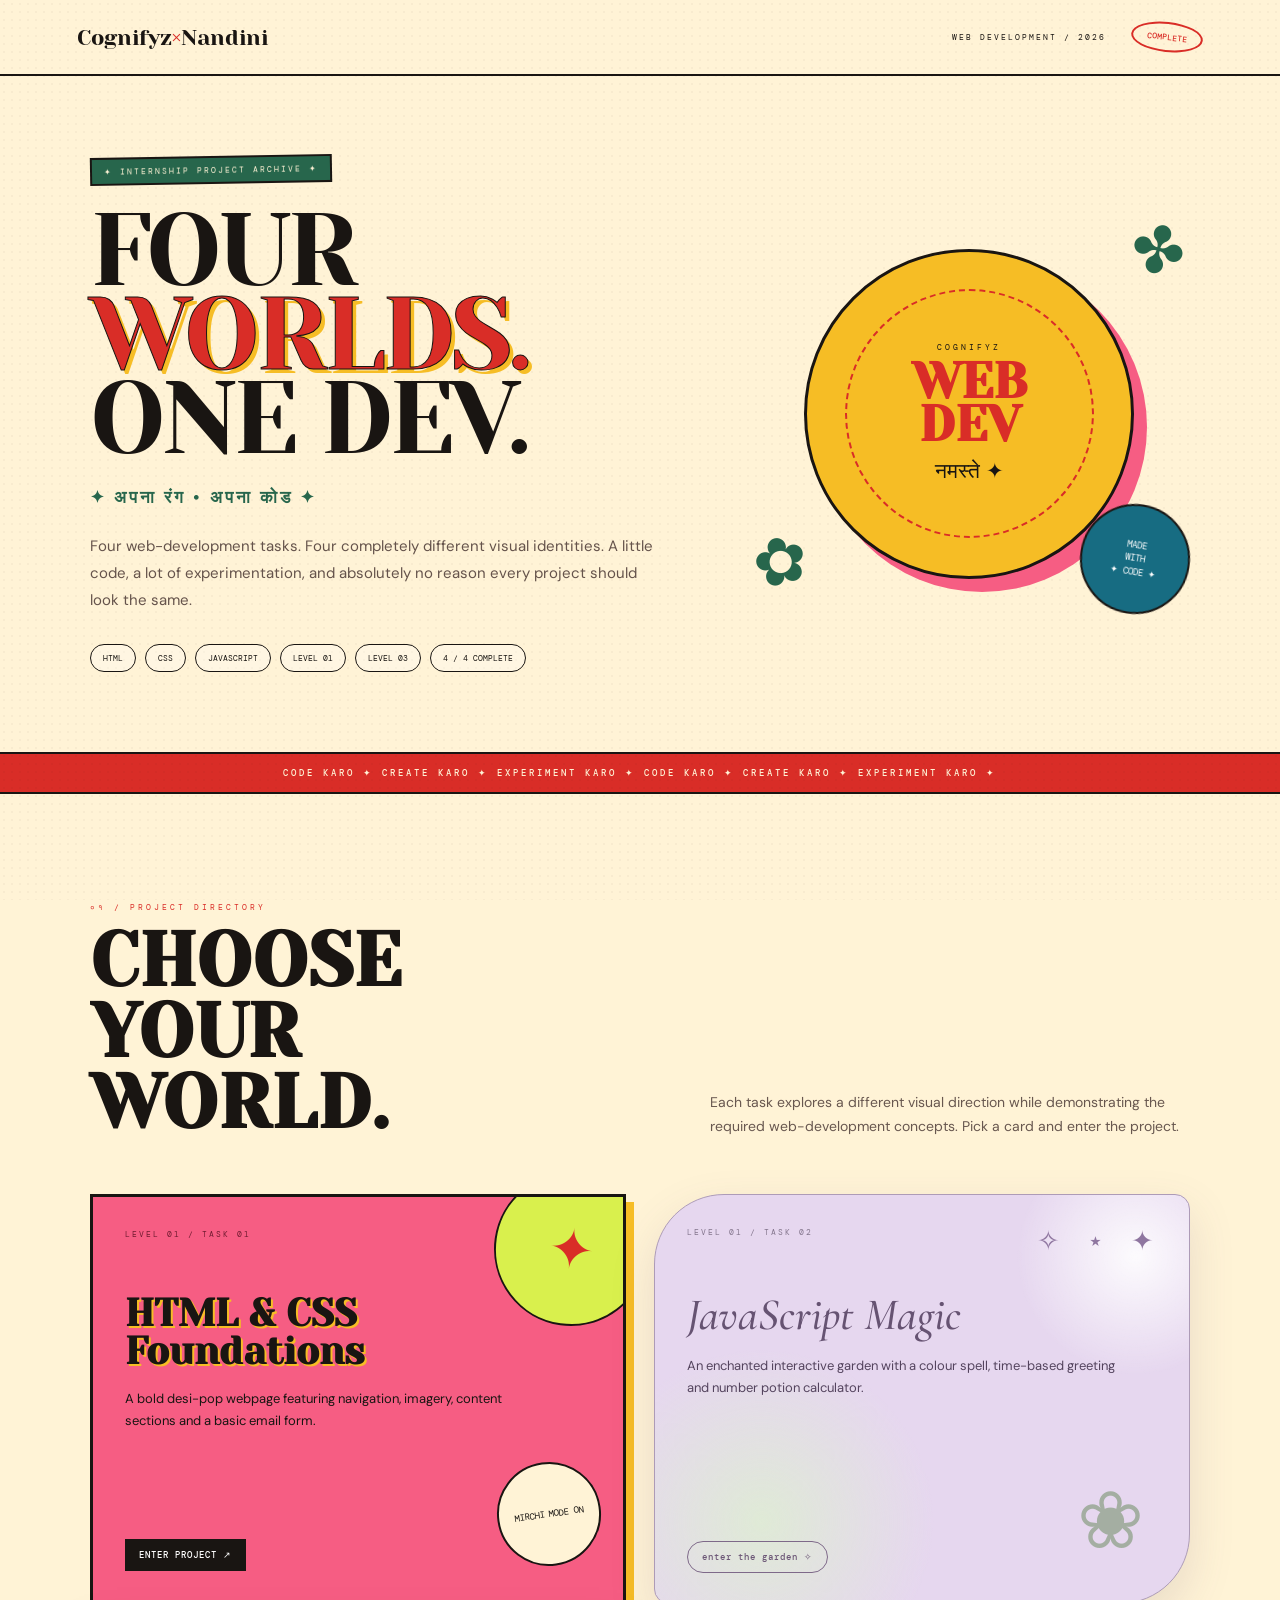
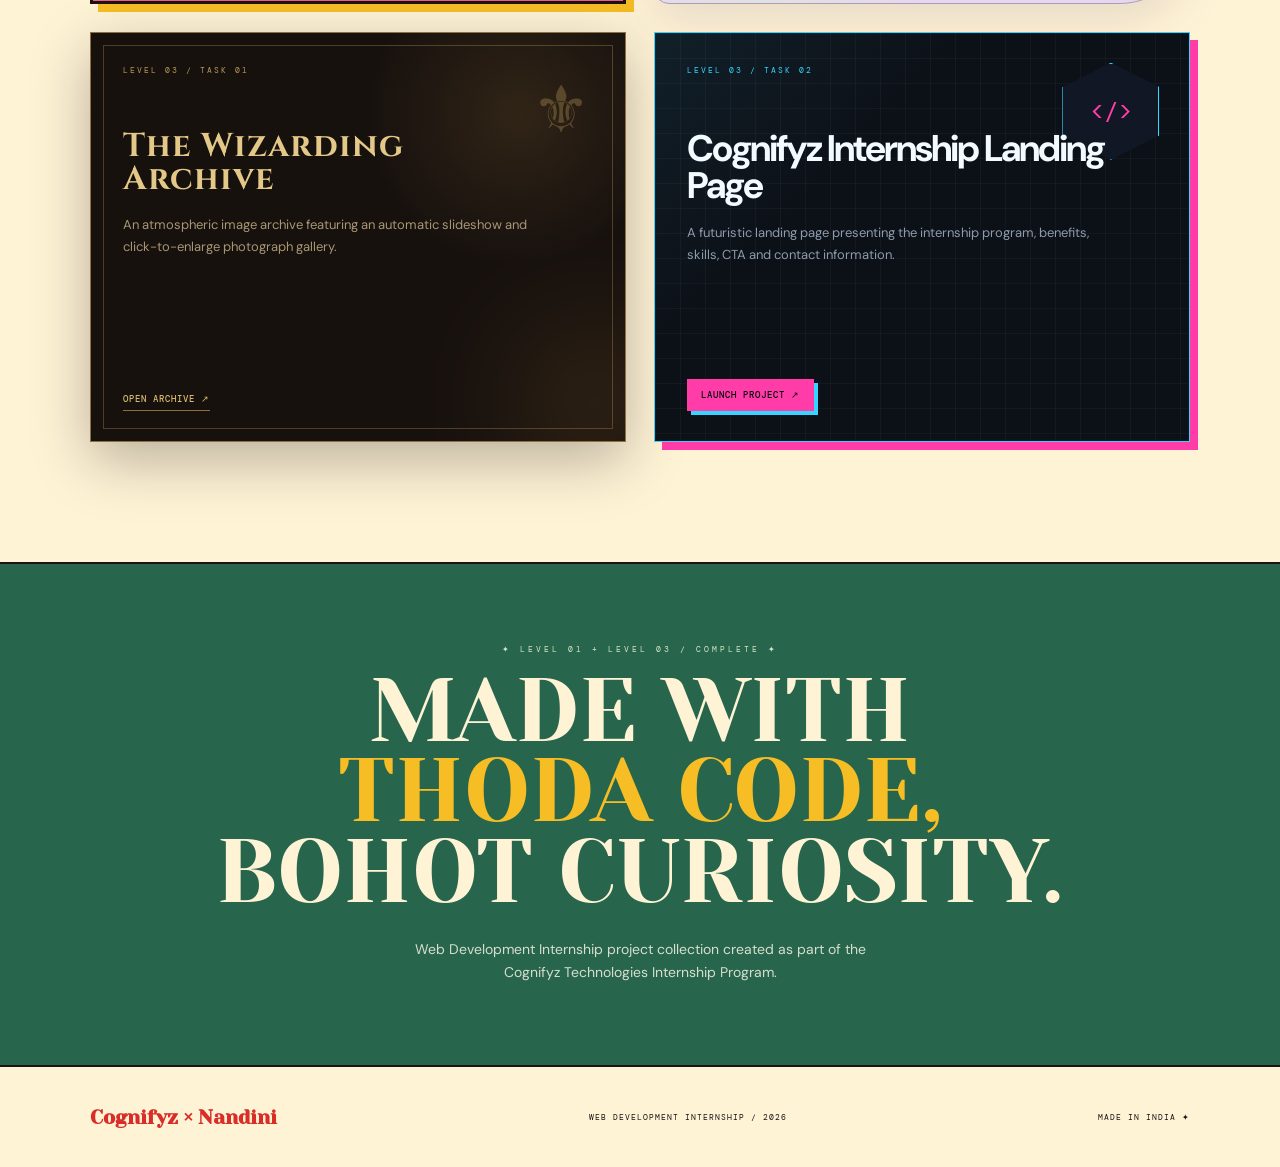
<file: index.html>
<!DOCTYPE html>
<html lang="en">
<head>
  <meta charset="UTF-8">
  <meta name="viewport" content="width=device-width, initial-scale=1.0">

  <title>Cognifyz Internship | Nandini Singh</title>

  <link rel="preconnect" href="https://fonts.googleapis.com">
  <link rel="preconnect" href="https://fonts.gstatic.com" crossorigin>

  <link href="https://fonts.googleapis.com/css2?family=DM+Mono:wght@400;500&family=DM+Sans:wght@400;500;600;700&family=Yeseva+One&family=Cormorant+Garamond:ital,wght@0,500;1,500&family=Cinzel:wght@500;600&display=swap" rel="stylesheet">

  <style>
    :root {
      --cream: #fff3d6;
      --red: #d92d27;
      --pink: #f65d83;
      --green: #27664c;
      --yellow: #f6bd25;
      --blue: #176c82;
      --brown: #42251c;
      --black: #191512;
    }

    * {
      margin: 0;
      padding: 0;
      box-sizing: border-box;
    }

    html {
      scroll-behavior: smooth;
    }

    body {
      background: var(--cream);
      color: var(--black);
      font-family: "DM Sans", sans-serif;
      overflow-x: hidden;
    }

    a {
      color: inherit;
    }

    body::before {
      content: "";
      position: fixed;
      inset: 0;
      pointer-events: none;
      opacity: .035;
      background-image: radial-gradient(var(--brown) 1px, transparent 1px);
      background-size: 8px 8px;
    }

    /* NAV */

    nav {
      min-height: 76px;
      padding: 0 6%;

      display: flex;
      align-items: center;
      justify-content: space-between;

      border-bottom: 2px solid var(--black);

      position: relative;
      z-index: 5;
    }

    .logo {
      font-family: "Yeseva One", serif;
      font-size: 22px;
    }

    .logo span {
      color: var(--red);
    }

    .nav-right {
      display: flex;
      align-items: center;
      gap: 25px;
    }

    .nav-right p {
      font-family: "DM Mono", monospace;
      font-size: 8px;
      letter-spacing: 2px;
    }

    .stamp {
      padding: 8px 14px;
      border: 2px solid var(--red);
      border-radius: 50%;
      color: var(--red);
      font-family: "DM Mono", monospace;
      font-size: 8px;
      font-weight: 500;
      transform: rotate(6deg);
    }

    /* HERO */

    header {
      min-height: 650px;
      padding: 80px 7%;

      display: grid;
      grid-template-columns: 1.15fr .85fr;
      align-items: center;

      gap: 60px;

      border-bottom: 2px solid var(--black);

      position: relative;
    }

    .small-label {
      display: inline-block;

      padding: 7px 12px;

      background: var(--green);
      color: var(--cream);

      border: 2px solid var(--black);

      font-family: "DM Mono", monospace;
      font-size: 8px;
      letter-spacing: 2px;

      transform: rotate(-1deg);
    }

    h1 {
      margin-top: 25px;

      font-family: "Yeseva One", serif;

      font-size: clamp(65px, 8vw, 120px);
      font-weight: 400;

      line-height: .82;
      letter-spacing: -4px;
    }

    h1 span {
      display: block;

      color: var(--red);

      -webkit-text-stroke: 1px var(--black);

      text-shadow: 4px 4px 0 var(--yellow);
    }

    .hindi {
      margin-top: 25px;

      color: var(--green);

      font-size: 17px;
      font-weight: 700;
      letter-spacing: 3px;
    }

    .intro {
      max-width: 570px;

      margin-top: 25px;

      color: #65534b;

      font-size: 15px;
      line-height: 1.8;
    }

    .hero-tags {
      margin-top: 30px;

      display: flex;
      flex-wrap: wrap;

      gap: 9px;
    }

    .hero-tags span {
      padding: 8px 12px;

      border: 1.5px solid var(--black);
      border-radius: 30px;

      font-family: "DM Mono", monospace;
      font-size: 8px;

      background: rgba(255,255,255,.3);
    }

    /* HERO ART */

    .hero-art {
      min-height: 470px;

      position: relative;

      display: flex;
      align-items: center;
      justify-content: center;
    }

    .sun {
      width: 330px;
      height: 330px;

      border-radius: 50%;

      background: var(--yellow);

      border: 3px solid var(--black);

      position: relative;

      display: flex;
      align-items: center;
      justify-content: center;

      box-shadow: 13px 13px 0 var(--pink);
    }

    .sun::before {
      content: "";

      position: absolute;

      width: 245px;
      height: 245px;

      border: 2px dashed var(--red);
      border-radius: 50%;

      animation: spin 25s linear infinite;
    }

    @keyframes spin {
      to {
        transform: rotate(360deg);
      }
    }

    .sun-text {
      text-align: center;
      position: relative;
      z-index: 2;
    }

    .sun-text small {
      display: block;

      font-family: "DM Mono", monospace;
      font-size: 8px;
      letter-spacing: 3px;
    }

    .sun-text strong {
      display: block;

      margin-top: 8px;

      font-family: "Yeseva One", serif;

      font-size: 50px;
      line-height: .85;

      color: var(--red);
    }

    .sun-text span {
      display: block;

      margin-top: 12px;

      font-size: 21px;
    }

    .flower {
      position: absolute;

      font-size: 65px;

      color: var(--green);
    }

    .f1 {
      left: 5px;
      bottom: 45px;
      transform: rotate(-15deg);
    }

    .f2 {
      right: 5px;
      top: 30px;
      transform: rotate(15deg);
    }

    .mini-sticker {
      position: absolute;

      right: 0;
      bottom: 35px;

      width: 110px;
      height: 110px;

      border-radius: 50%;

      background: var(--blue);
      color: white;

      border: 2px solid var(--black);

      display: flex;
      align-items: center;
      justify-content: center;

      text-align: center;

      font-family: "DM Mono", monospace;
      font-size: 9px;
      line-height: 1.5;

      transform: rotate(9deg);
    }

    /* STRIP */

    .strip {
      overflow: hidden;

      padding: 13px;

      background: var(--red);
      color: var(--cream);

      border-bottom: 2px solid var(--black);

      white-space: nowrap;

      text-align: center;

      font-family: "DM Mono", monospace;
      font-size: 9px;
      font-weight: 500;
      letter-spacing: 3px;
    }

    /* PROJECTS */

    main {
      padding: 100px 7% 120px;
    }

    .project-heading {
      display: grid;
      grid-template-columns: 1fr 1fr;

      gap: 40px;

      align-items: end;

      margin-bottom: 55px;
    }

    .project-heading small {
      font-family: "DM Mono", monospace;

      color: var(--red);

      font-size: 8px;
      letter-spacing: 3px;
    }

    .project-heading h2 {
      margin-top: 10px;

      font-family: "Yeseva One", serif;

      font-size: clamp(45px, 6vw, 75px);

      line-height: .95;
    }

    .project-heading p {
      max-width: 480px;

      justify-self: end;

      color: #68574f;

      line-height: 1.7;

      font-size: 14px;
    }

    .projects {
      display: grid;
      grid-template-columns: repeat(2, 1fr);

      gap: 28px;
    }

    .project {
      min-height: 410px;

      padding: 32px;

      position: relative;

      text-decoration: none;

      overflow: hidden;

      transition:
        transform .25s ease,
        box-shadow .25s ease;
    }

    .project:hover {
      transform: translateY(-7px);
    }

    .project-top {
      display: flex;
      justify-content: space-between;

      position: relative;
      z-index: 3;
    }

    .project-number {
      font-family: "DM Mono", monospace;

      font-size: 8px;

      letter-spacing: 2px;
    }

    .project h3 {
      max-width: 440px;

      margin-top: 55px;

      font-size: 38px;

      line-height: 1;

      position: relative;
      z-index: 3;
    }

    .project > p {
      max-width: 430px;

      margin-top: 18px;

      font-size: 13px;

      line-height: 1.7;

      position: relative;
      z-index: 3;
    }

    .open {
      position: absolute;

      left: 32px;
      bottom: 30px;

      font-family: "DM Mono", monospace;

      font-size: 9px;
      font-weight: 500;

      letter-spacing: 1px;

      z-index: 4;
    }

    /* ===============================
       LEVEL 1 TASK 1
       CHATPATTI BADDIE
    =============================== */

    .chatpatti {
      background: #f65d83;

      border: 3px solid #191512;

      box-shadow:
        8px 8px 0 #f6bd25;
    }

    .chatpatti::before {
      content: "✦";

      position: absolute;

      width: 150px;
      height: 150px;

      right: -25px;
      top: -25px;

      border-radius: 50%;

      background: #d9f04d;

      border: 2px solid #191512;

      display: grid;
      place-items: center;

      color: #d92d27;

      font-size: 55px;

      transform: rotate(8deg);
    }

    .chatpatti::after {
      content: "MIRCHI MODE ON";

      position: absolute;

      right: 22px;
      bottom: 35px;

      width: 100px;
      height: 100px;

      border-radius: 50%;

      background: #fff3d6;

      border: 2px solid #191512;

      display: grid;
      place-items: center;

      text-align: center;

      font-family: "DM Mono", monospace;

      font-size: 9px;

      transform: rotate(-8deg);
    }

    .chatpatti h3 {
      font-family: "Yeseva One", serif;

      color: #191512;

      text-shadow:
        2px 2px 0 #f6bd25;
    }

    .chatpatti .project-number {
      color: #711c31;
    }

    .chatpatti .open {
      background: #191512;
      color: white;

      padding: 10px 14px;
    }

    /* ===============================
       LEVEL 1 TASK 2
       FAIRYCORE
    =============================== */

    .fairy {
      background:
        radial-gradient(circle at 90% 15%, rgba(255,255,255,.9), transparent 20%),
        radial-gradient(circle at 20% 80%, #dfead6, transparent 32%),
        #e6d7ef;

      border: 1px solid #ad9bb7;

      border-radius:
        70px 15px 70px 15px;

      box-shadow:
        0 18px 45px rgba(104,80,116,.15);

      color: #54445e;
    }

    .fairy::before {
      content: "✧  ⋆  ✦";

      position: absolute;

      right: 25px;
      top: 28px;

      color: #8f76a0;

      font-size: 27px;

      letter-spacing: 10px;

      animation: twinkle 3s ease-in-out infinite;
    }

    .fairy::after {
      content: "❀";

      position: absolute;

      right: 45px;
      bottom: 30px;

      color: #819979;

      font-size: 80px;

      opacity: .65;
    }

    @keyframes twinkle {
      50% {
        opacity: .3;
        transform: translateY(-4px);
      }
    }

    .fairy h3 {
      font-family: "Cormorant Garamond", serif;

      font-size: 45px;

      font-weight: 500;
      font-style: italic;

      color: #665372;
    }

    .fairy .project-number {
      color: #83758c;
    }

    .fairy .open {
      border: 1px solid #7e6989;

      border-radius: 30px;

      padding: 9px 14px;

      color: #6c5776;
    }

    /* ===============================
       LEVEL 3 TASK 1
       WIZARDING / HARRY POTTER CORE
    =============================== */

    .wizard {
      background:
        radial-gradient(circle at 80% 20%, rgba(180,137,65,.16), transparent 28%),
        #17110e;

      border: 1px solid #8e7040;

      color: #ead8ae;

      box-shadow:
        0 18px 55px rgba(0,0,0,.28);
    }

    .wizard::before {
      content: "";

      position: absolute;

      inset: 12px;

      border: 1px solid rgba(186,148,83,.35);

      pointer-events: none;
    }

    .wizard::after {
      content: "⚜";

      position: absolute;

      right: 35px;
      top: 35px;

      color: #b89958;

      font-size: 65px;

      opacity: .35;
    }

    .wizard h3 {
      font-family: "Cinzel", serif;

      font-size: 33px;

      letter-spacing: 1px;

      color: #e3c887;
    }

    .wizard .project-number {
      color: #b89958;
    }

    .wizard > p {
      color: #a89673;
    }

    .wizard .open {
      color: #d6b96f;

      border-bottom: 1px solid #8e7040;

      padding-bottom: 5px;
    }

    .wizard .candle-glow {
      position: absolute;

      width: 160px;
      height: 160px;

      right: -50px;
      bottom: -40px;

      border-radius: 50%;

      background: #b98535;

      filter: blur(55px);

      opacity: .16;
    }

    /* ===============================
       LEVEL 3 TASK 2
       ANIME TECH CORE
    =============================== */

    .anime {
      background:
        linear-gradient(
          135deg,
          rgba(78,217,255,.08),
          transparent 35%
        ),
        #0c1017;

      border: 1px solid #35d5ff;

      color: #f2fbff;

      box-shadow:
        8px 8px 0 #ff3ca8;
    }

    .anime::before {
      content: "";

      position: absolute;
      inset: 0;

      background-image:
        linear-gradient(
          rgba(255,255,255,.035) 1px,
          transparent 1px
        ),
        linear-gradient(
          90deg,
          rgba(255,255,255,.035) 1px,
          transparent 1px
        );

      background-size: 25px 25px;
    }

    .anime::after {
      content: "</>";

      position: absolute;

      right: 30px;
      top: 30px;

      width: 95px;
      height: 95px;

      display: grid;
      place-items: center;

      border: 1px solid #35d5ff;

      color: #ff3ca8;

      font-family: "DM Mono", monospace;

      font-size: 24px;

      clip-path:
        polygon(
          50% 0,
          100% 25%,
          100% 75%,
          50% 100%,
          0 75%,
          0 25%
        );

      background: #111724;

      box-shadow:
        0 0 30px rgba(53,213,255,.15);
    }

    .anime h3 {
      font-family: "DM Sans", sans-serif;

      font-size: 37px;

      font-weight: 700;

      letter-spacing: -2px;
    }

    .anime .project-number {
      color: #35d5ff;
    }

    .anime > p {
      color: #8d9baa;
    }

    .anime .open {
      padding: 10px 14px;

      background: #ff3ca8;
      color: #07090d;

      box-shadow:
        4px 4px 0 #35d5ff;
    }

    /* ENDING */

    .ending {
      min-height: 430px;

      padding: 80px 7%;

      background: var(--green);
      color: var(--cream);

      border-top: 2px solid var(--black);
      border-bottom: 2px solid var(--black);

      display: flex;
      flex-direction: column;
      align-items: center;
      justify-content: center;

      text-align: center;
    }

    .ending p:first-child {
      font-family: "DM Mono", monospace;

      color: #d9e8c9;

      font-size: 8px;

      letter-spacing: 3px;
    }

    .ending h2 {
      max-width: 850px;

      margin-top: 17px;

      font-family: "Yeseva One", serif;

      font-size: clamp(48px, 7vw, 90px);

      font-weight: 400;

      line-height: .9;
    }

    .ending h2 span {
      color: var(--yellow);
    }

    .ending .quote {
      max-width: 500px;

      margin-top: 25px;

      color: #d7decf;

      font-size: 14px;

      line-height: 1.7;
    }

    /* FOOTER */

    footer {
      min-height: 100px;

      padding: 25px 7%;

      display: flex;
      align-items: center;
      justify-content: space-between;

      gap: 20px;
    }

    footer strong {
      font-family: "Yeseva One", serif;

      color: var(--red);

      font-size: 20px;
    }

    footer p {
      font-family: "DM Mono", monospace;

      font-size: 8px;

      letter-spacing: 1px;
    }

    /* RESPONSIVE */

    @media (max-width: 850px) {

      header {
        grid-template-columns: 1fr;
      }

      .hero-art {
        min-height: 450px;
      }

      .project-heading {
        grid-template-columns: 1fr;
      }

      .project-heading p {
        justify-self: start;
      }

      .projects {
        grid-template-columns: 1fr;
      }
    }

    @media (max-width: 520px) {

      .nav-right p {
        display: none;
      }

      header {
        padding: 70px 6%;
      }

      h1 {
        font-size: 64px;
        letter-spacing: -3px;
      }

      .sun {
        width: 280px;
        height: 280px;
      }

      .sun::before {
        width: 205px;
        height: 205px;
      }

      .sun-text strong {
        font-size: 42px;
      }

      .mini-sticker {
        width: 90px;
        height: 90px;
        right: -5px;
      }

      main {
        padding: 80px 6%;
      }

      .project {
        min-height: 430px;
      }

      footer {
        flex-direction: column;
        text-align: center;
      }
    }

  </style>
</head>

<body>

  <nav>

    <div class="logo">
      Cognifyz<span>×</span>Nandini
    </div>

    <div class="nav-right">

      <p>
        WEB DEVELOPMENT / 2026
      </p>

      <div class="stamp">
        COMPLETE
      </div>

    </div>

  </nav>


  <header>

    <div class="hero-copy">

      <span class="small-label">
        ✦ INTERNSHIP PROJECT ARCHIVE ✦
      </span>

      <h1>
        FOUR
        <span>WORLDS.</span>
        ONE DEV.
      </h1>

      <p class="hindi">
        ✦ अपना रंग • अपना कोड ✦
      </p>

      <p class="intro">
        Four web-development tasks. Four completely different
        visual identities. A little code, a lot of experimentation,
        and absolutely no reason every project should look the same.
      </p>

      <div class="hero-tags">
        <span>HTML</span>
        <span>CSS</span>
        <span>JAVASCRIPT</span>
        <span>LEVEL 01</span>
        <span>LEVEL 03</span>
        <span>4 / 4 COMPLETE</span>
      </div>

    </div>


    <div class="hero-art">

      <span class="flower f1">✿</span>
      <span class="flower f2">✤</span>

      <div class="sun">

        <div class="sun-text">

          <small>COGNIFYZ</small>

          <strong>
            WEB<br>DEV
          </strong>

          <span>नमस्ते ✦</span>

        </div>

      </div>

      <div class="mini-sticker">
        MADE<br>
        WITH<br>
        ✦ CODE ✦
      </div>

    </div>

  </header>


  <div class="strip">
    CODE KARO ✦ CREATE KARO ✦ EXPERIMENT KARO ✦
    CODE KARO ✦ CREATE KARO ✦ EXPERIMENT KARO ✦
  </div>


  <main>

    <div class="project-heading">

      <div>

        <small>
          ०१ / PROJECT DIRECTORY
        </small>

        <h2>
          CHOOSE YOUR<br>
          WORLD.
        </h2>

      </div>

      <p>
        Each task explores a different visual direction while
        demonstrating the required web-development concepts.
        Pick a card and enter the project.
      </p>

    </div>


    <div class="projects">


      <!-- LEVEL 1 TASK 1 -->

      <a
        class="project chatpatti"
        href="Level_1/Task_1/index.html"
      >

        <div class="project-top">

          <span class="project-number">
            LEVEL 01 / TASK 01
          </span>

        </div>

        <h3>
          HTML & CSS
          Foundations
        </h3>

        <p>
          A bold desi-pop webpage featuring navigation,
          imagery, content sections and a basic email form.
        </p>

        <span class="open">
          ENTER PROJECT ↗
        </span>

      </a>


      <!-- LEVEL 1 TASK 2 -->

      <a
        class="project fairy"
        href="Level_1/Task_2/index.html"
      >

        <div class="project-top">

          <span class="project-number">
            LEVEL 01 / TASK 02
          </span>

        </div>

        <h3>
          JavaScript
          Magic
        </h3>

        <p>
          An enchanted interactive garden with a colour spell,
          time-based greeting and number potion calculator.
        </p>

        <span class="open">
          enter the garden ✧
        </span>

      </a>


      <!-- LEVEL 3 TASK 1 -->

      <a
        class="project wizard"
        href="Level_3/Task_1/index.html"
      >

        <div class="candle-glow"></div>

        <div class="project-top">

          <span class="project-number">
            LEVEL 03 / TASK 01
          </span>

        </div>

        <h3>
          The Wizarding
          Archive
        </h3>

        <p>
          An atmospheric image archive featuring an automatic
          slideshow and click-to-enlarge photograph gallery.
        </p>

        <span class="open">
          OPEN ARCHIVE ↗
        </span>

      </a>


      <!-- LEVEL 3 TASK 2 -->

      <a
        class="project anime"
        href="Level_3/Task_2/index.html"
      >

        <div class="project-top">

          <span class="project-number">
            LEVEL 03 / TASK 02
          </span>

        </div>

        <h3>
          Cognifyz Internship
          Landing Page
        </h3>

        <p>
          A futuristic landing page presenting the internship
          program, benefits, skills, CTA and contact information.
        </p>

        <span class="open">
          LAUNCH PROJECT ↗
        </span>

      </a>

    </div>

  </main>


  <section class="ending">

    <p>
      ✦ LEVEL 01 + LEVEL 03 / COMPLETE ✦
    </p>

    <h2>
      MADE WITH
      <span>THODA CODE,</span>
      BOHOT CURIOSITY.
    </h2>

    <p class="quote">
      Web Development Internship project collection created
      as part of the Cognifyz Technologies Internship Program.
    </p>

  </section>


  <footer>

    <strong>
      Cognifyz × Nandini
    </strong>

    <p>
      WEB DEVELOPMENT INTERNSHIP / 2026
    </p>

    <p>
      MADE IN INDIA ✦
    </p>

  </footer>

</body>
</html>
</file>
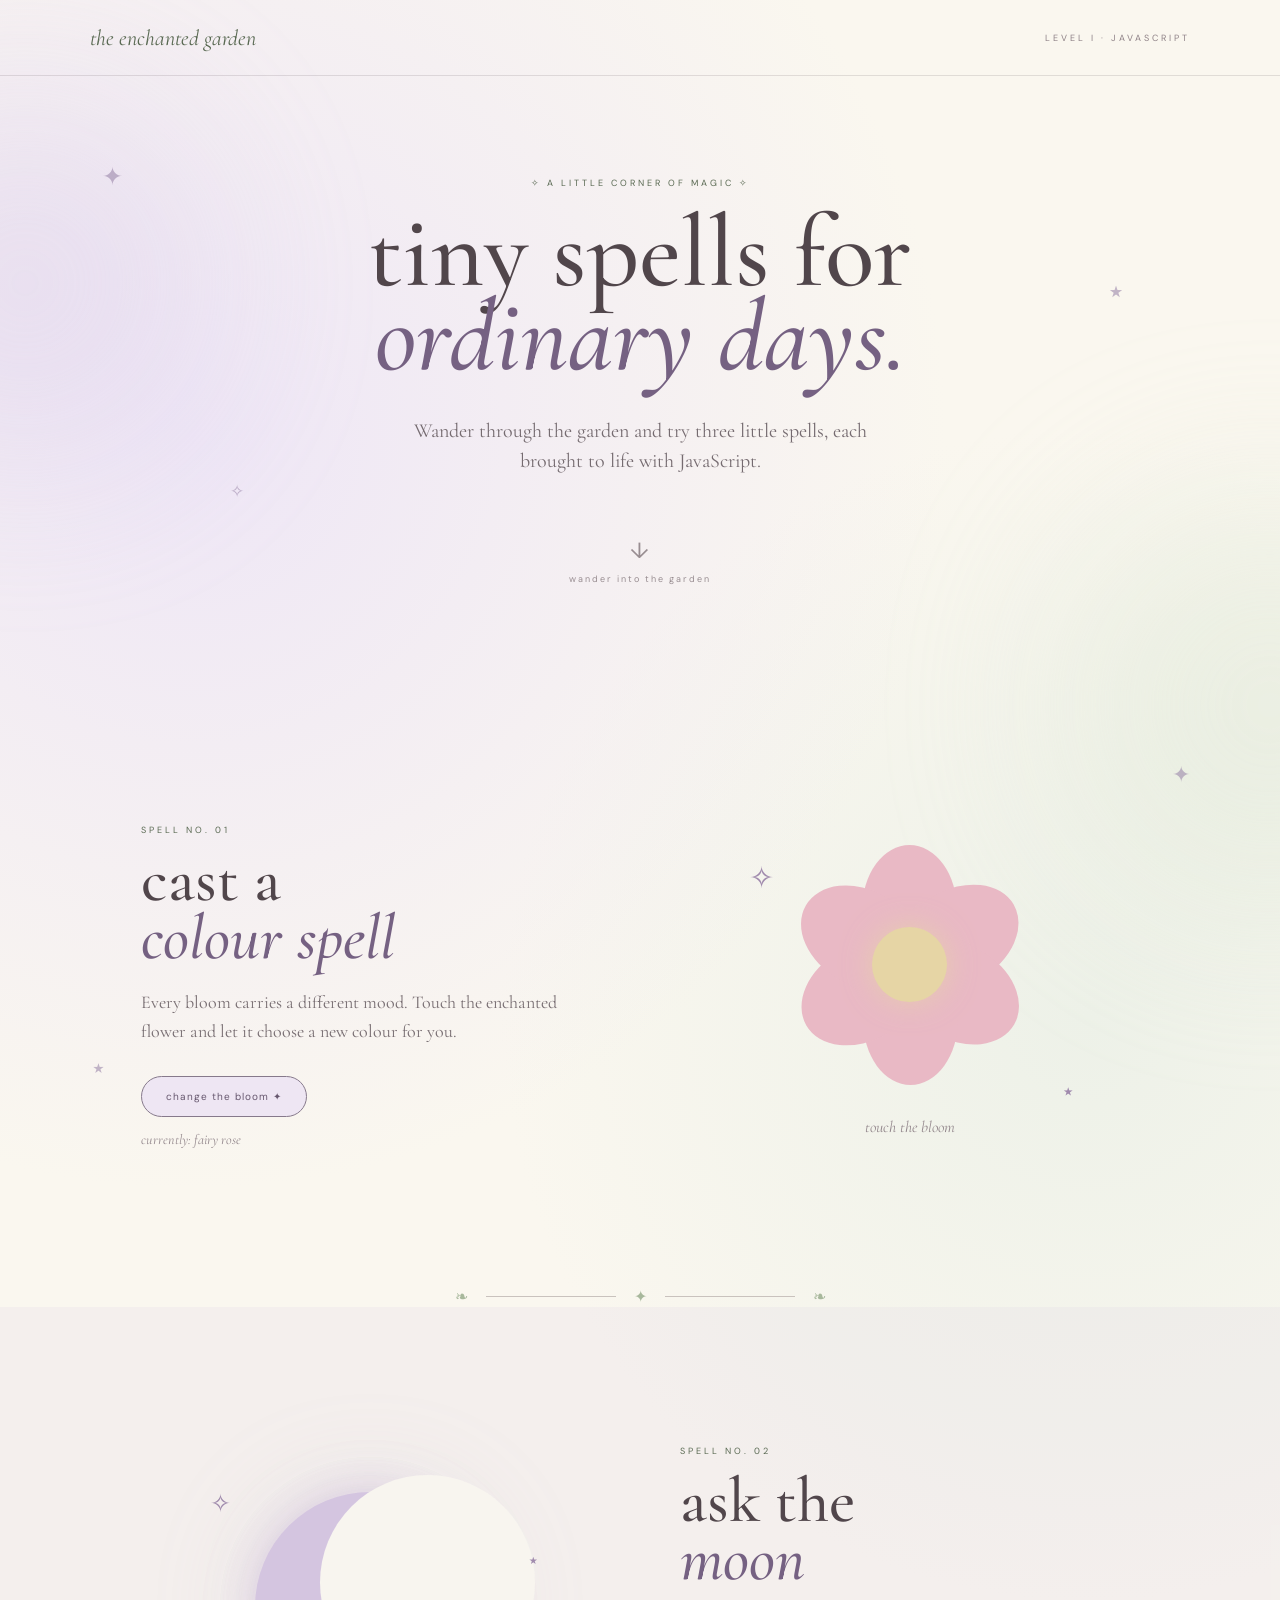
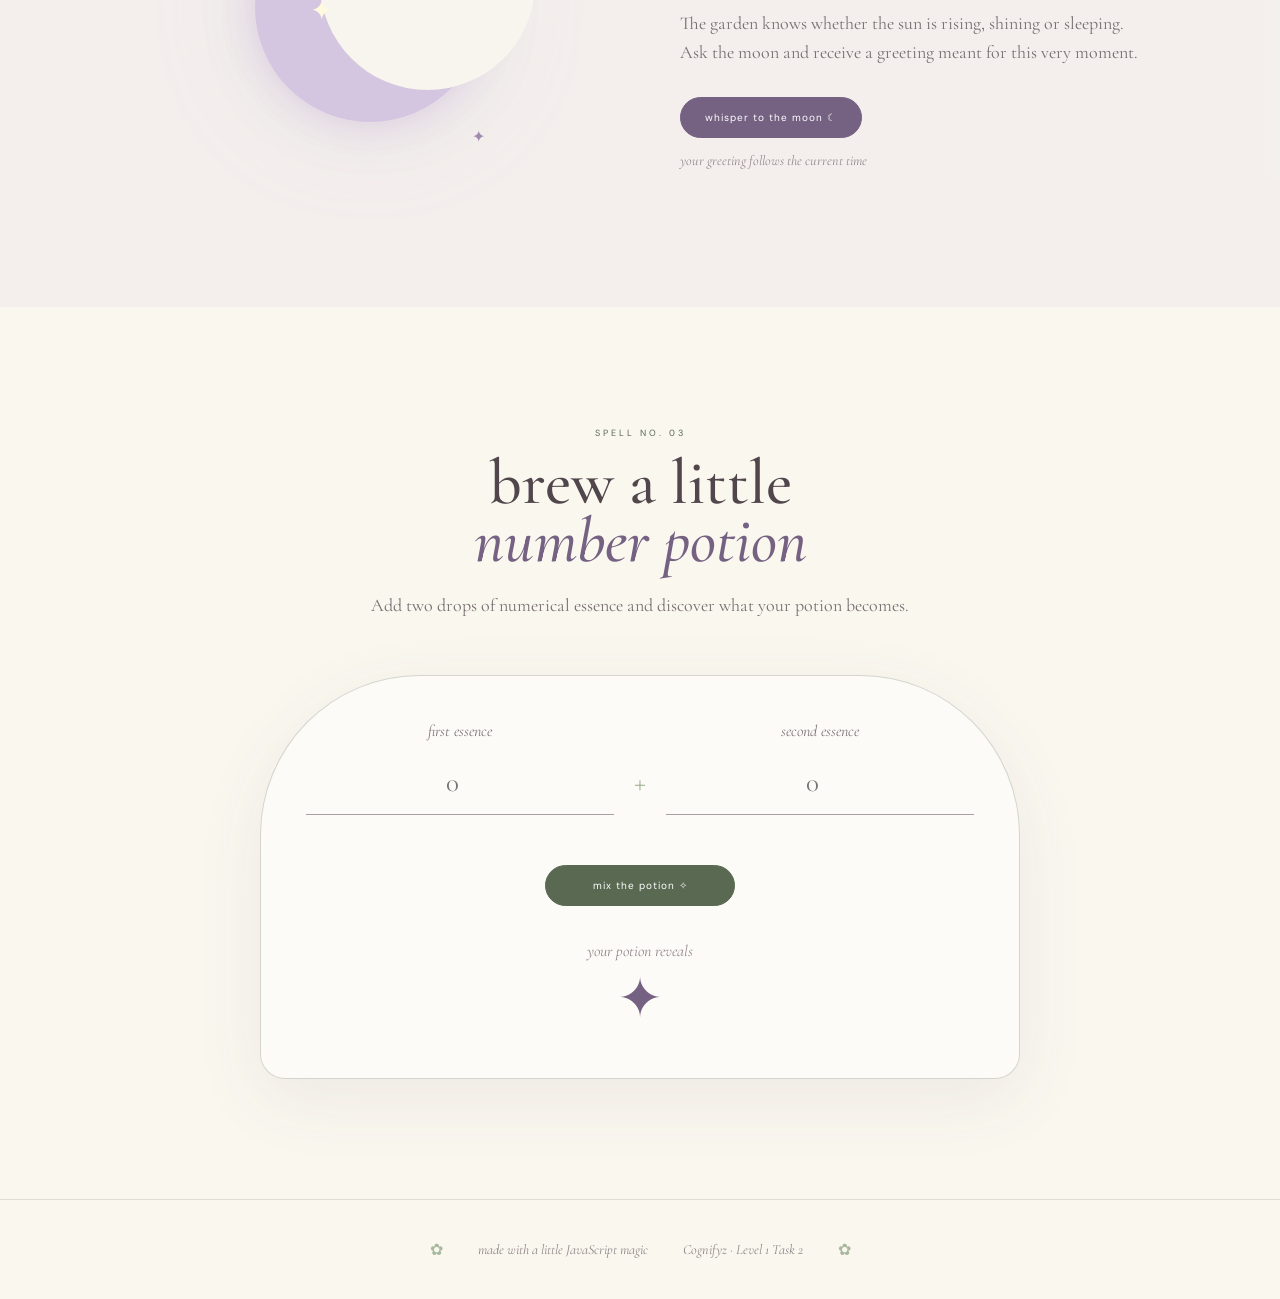
<file: Level_1/Task_2/index.html>
<!DOCTYPE html>
<html lang="en">
<head>
  <meta charset="UTF-8">
  <meta name="viewport" content="width=device-width, initial-scale=1.0">
  <title>Enchanted Garden | JavaScript</title>

  <link rel="preconnect" href="https://fonts.googleapis.com">
  <link rel="preconnect" href="https://fonts.gstatic.com" crossorigin>
  <link href="https://fonts.googleapis.com/css2?family=Cormorant+Garamond:ital,wght@0,500;0,600;1,500&family=DM+Sans:wght@400;500;600&display=swap" rel="stylesheet">

  <link rel="stylesheet" href="style.css">
</head>

<body>

  <!-- decorative background -->
  <div class="glow glow-one"></div>
  <div class="glow glow-two"></div>

  <span class="sparkle s1">✦</span>
  <span class="sparkle s2">⋆</span>
  <span class="sparkle s3">✧</span>
  <span class="sparkle s4">✦</span>
  <span class="sparkle s5">⋆</span>

  <header>
    <a class="brand" href="#">the enchanted garden</a>
    <span class="task">LEVEL I · JAVASCRIPT</span>
  </header>


  <main>

    <!-- HERO -->
    <section class="hero">

      <p class="tiny-title">✧ A LITTLE CORNER OF MAGIC ✧</p>

      <h1>
        tiny spells for
        <em>ordinary days.</em>
      </h1>

      <p class="intro">
        Wander through the garden and try three little spells,
        each brought to life with JavaScript.
      </p>

      <div class="scroll-note">
        <span>↓</span>
        wander into the garden
      </div>

    </section>


    <!-- SPELL 1 -->
    <section class="spell colour-spell">

      <div class="spell-copy">

        <p class="spell-number">spell no. 01</p>

        <h2>
          cast a
          <em>colour spell</em>
        </h2>

        <p>
          Every bloom carries a different mood.
          Touch the enchanted flower and let it choose
          a new colour for you.
        </p>

        <button id="colourButton" class="soft-button">
          change the bloom ✦
        </button>

        <p id="colourName" class="mood">
          currently: fairy rose
        </p>

      </div>


      <div class="flower-area">

        <span class="little-star star-a">✧</span>
        <span class="little-star star-b">⋆</span>

        <button
          id="flower"
          class="flower"
          aria-label="Change flower colour"
        >
          <span class="petal p1"></span>
          <span class="petal p2"></span>
          <span class="petal p3"></span>
          <span class="petal p4"></span>
          <span class="petal p5"></span>
          <span class="petal p6"></span>
          <span class="flower-center"></span>
        </button>

        <p>touch the bloom</p>

      </div>

    </section>


    <!-- DIVIDER -->
    <div class="vine-divider">
      <span>❧</span>
      <div></div>
      <span>✦</span>
      <div></div>
      <span>❧</span>
    </div>


    <!-- SPELL 2 -->
    <section class="spell moon-spell">

      <div class="moon-area">

        <div class="moon">
          <div class="moon-cut"></div>
          <span>✦</span>
        </div>

        <span class="moon-star ms1">✧</span>
        <span class="moon-star ms2">⋆</span>
        <span class="moon-star ms3">✦</span>

      </div>


      <div class="spell-copy moon-copy">

        <p class="spell-number">spell no. 02</p>

        <h2>
          ask the
          <em>moon</em>
        </h2>

        <p>
          The garden knows whether the sun is rising,
          shining or sleeping. Ask the moon and receive
          a greeting meant for this very moment.
        </p>

        <button id="greetingButton" class="moon-button">
          whisper to the moon ☾
        </button>

        <p class="whisper">
          your greeting follows the current time
        </p>

      </div>

    </section>


    <!-- SPELL 3 -->
    <section class="potion-section">

      <div class="potion-heading">

        <p class="spell-number">spell no. 03</p>

        <h2>
          brew a little
          <em>number potion</em>
        </h2>

        <p>
          Add two drops of numerical essence and
          discover what your potion becomes.
        </p>

      </div>


      <div class="potion-table">

        <div class="ingredient">

          <label for="numberOne">
            first essence
          </label>

          <input
            id="numberOne"
            type="number"
            placeholder="0"
          >

        </div>

        <span class="plus">+</span>

        <div class="ingredient">

          <label for="numberTwo">
            second essence
          </label>

          <input
            id="numberTwo"
            type="number"
            placeholder="0"
          >

        </div>

        <button id="calculateButton" class="mix-button">
          mix the potion ✧
        </button>


        <div class="potion-result">

          <span>your potion reveals</span>

          <strong id="result">✦</strong>

        </div>

      </div>

    </section>

  </main>


  <footer>
    <span>✿</span>
    <p>made with a little JavaScript magic</p>
    <p>Cognifyz · Level 1 Task 2</p>
    <span>✿</span>
  </footer>


  <script src="script.js"></script>

</body>
</html>
</file>
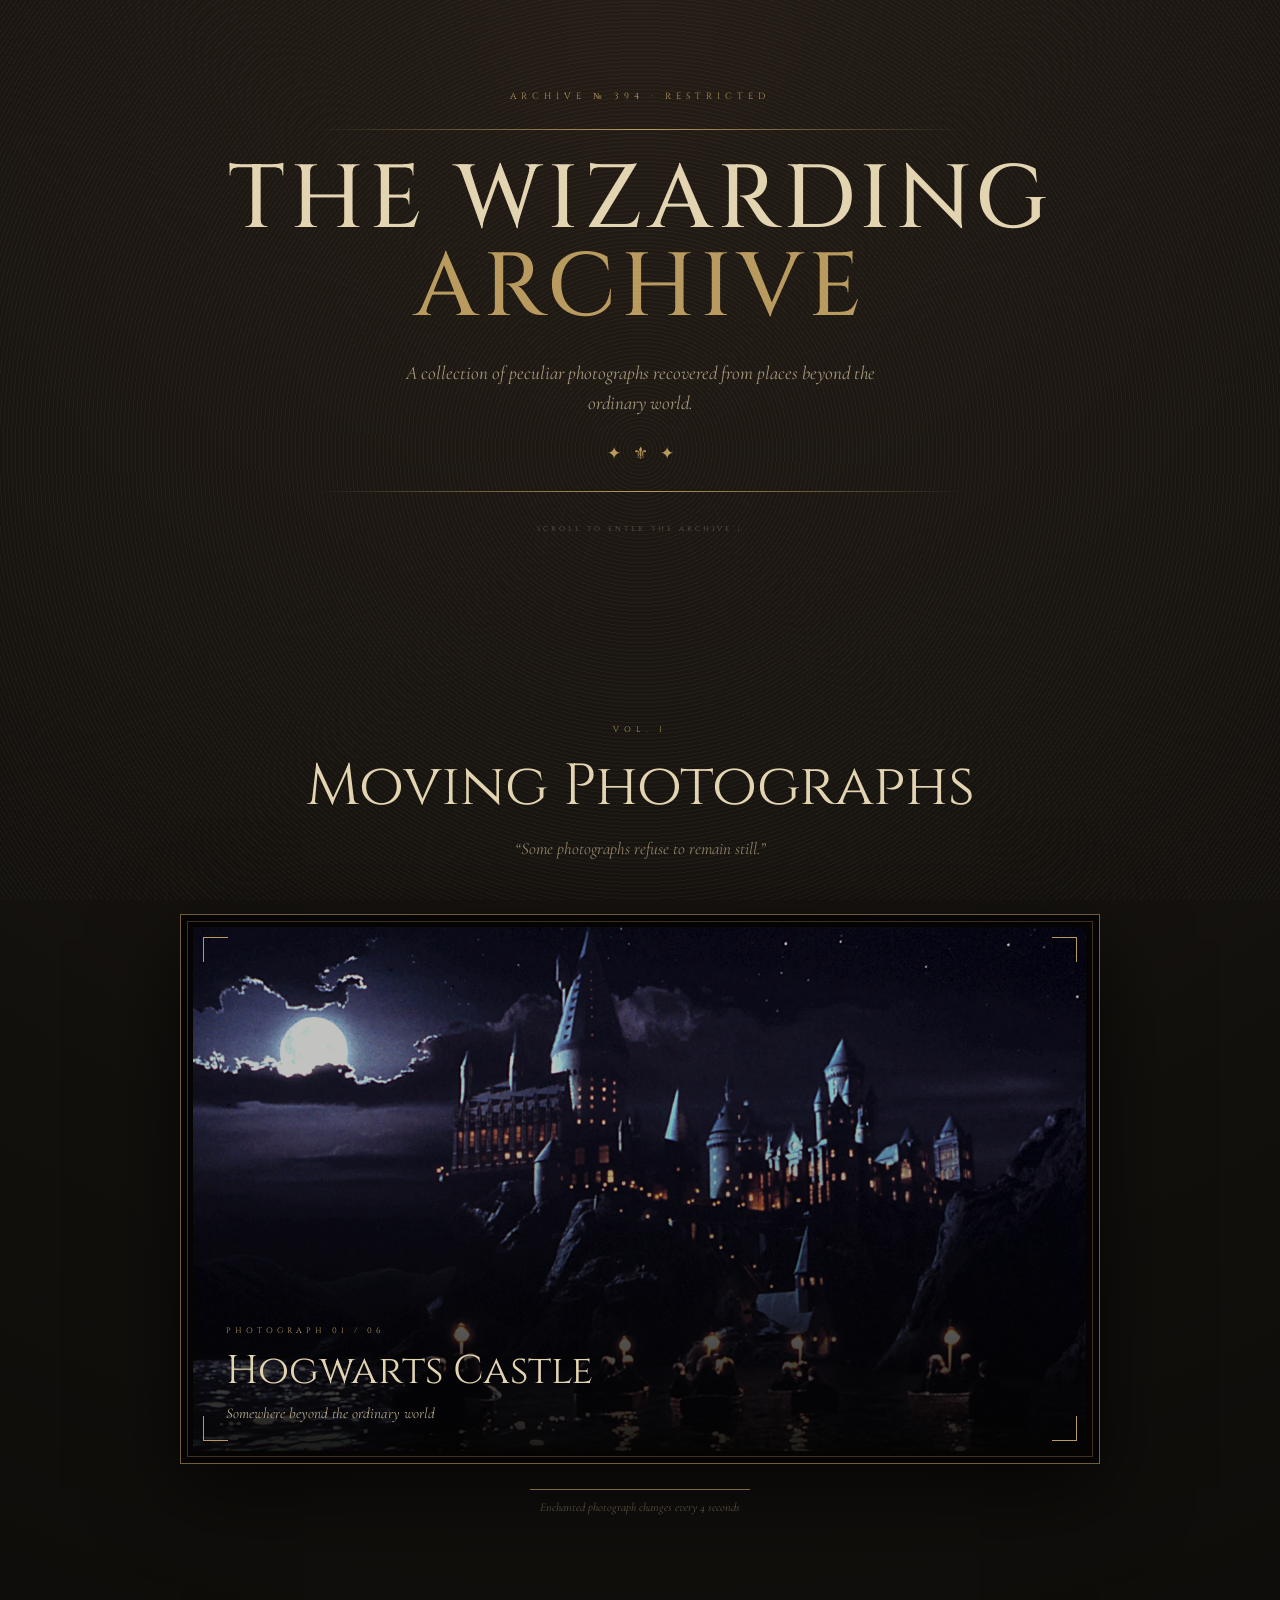
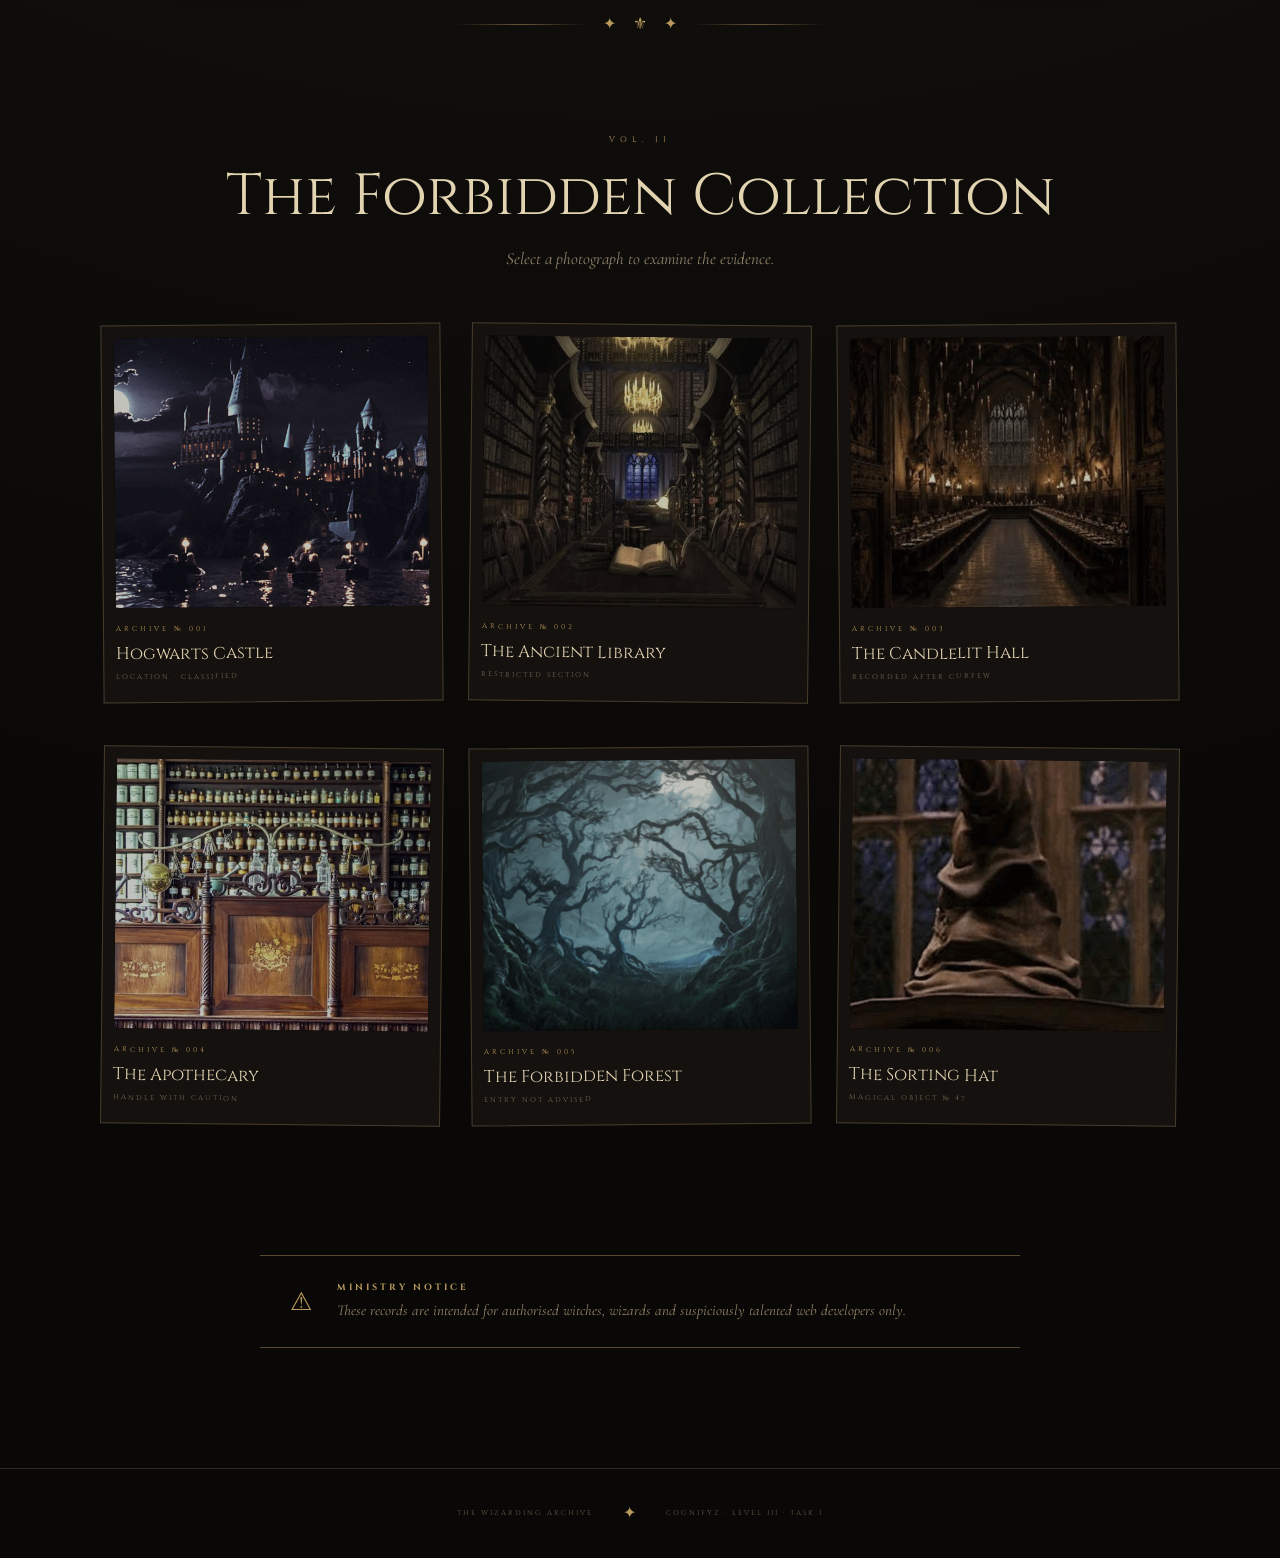
<file: Level_3/Task_1/index.html>
<!DOCTYPE html>
<html lang="en">

<head>
    <meta charset="UTF-8">
    <meta name="viewport" content="width=device-width, initial-scale=1.0">

    <title>The Wizarding Archive</title>

    <link rel="preconnect" href="https://fonts.googleapis.com">
    <link rel="preconnect" href="https://fonts.gstatic.com" crossorigin>

    <link
        href="https://fonts.googleapis.com/css2?family=Cinzel:wght@400;500;600;700&family=Cormorant+Garamond:ital,wght@0,400;0,500;1,400;1,500&display=swap"
        rel="stylesheet"
    >

    <link rel="stylesheet" href="./style.css">
</head>

<body>

    <!-- =========================
         HERO
    ========================== -->

    <header class="hero">

        <p class="archive-code">
            ARCHIVE № 394 · RESTRICTED
        </p>

        <div class="hero-line"></div>

        <h1>
            THE WIZARDING
            <span>ARCHIVE</span>
        </h1>

        <p class="hero-description">
            A collection of peculiar photographs recovered
            from places beyond the ordinary world.
        </p>

        <div class="ornament">
            ✦ &nbsp; ⚜ &nbsp; ✦
        </div>

        <div class="hero-line"></div>

        <p class="scroll-text">
            SCROLL TO ENTER THE ARCHIVE ↓
        </p>

    </header>


    <!-- =========================
         AUTOMATIC SLIDESHOW
    ========================== -->

    <main>

        <section class="slideshow-section">

            <div class="section-heading">

                <p>VOL. I</p>

                <h2>Moving Photographs</h2>

                <span>
                    “Some photographs refuse to remain still.”
                </span>

            </div>


            <div class="slideshow">

                <div class="photo-frame" id="photoFrame">

                    <img
                        id="slideImage"
                        src="./assets/archive-01.jpg"
                        alt="Hogwarts Castle"
                    >

                    <div class="dark-overlay"></div>

                    <span class="corner corner-tl"></span>
                    <span class="corner corner-tr"></span>
                    <span class="corner corner-bl"></span>
                    <span class="corner corner-br"></span>


                    <div class="slide-information">

                        <p id="slideNumber">
                            PHOTOGRAPH 01 / 06
                        </p>

                        <h3 id="slideTitle">
                            Hogwarts Castle
                        </h3>

                        <span id="slideDescription">
                            Somewhere beyond the ordinary world
                        </span>

                    </div>

                </div>


                <div class="progress-container">

                    <div class="progress-track">
                        <div id="progressBar"></div>
                    </div>

                    <p>
                        Enchanted photograph changes every 4 seconds
                    </p>

                </div>

            </div>

        </section>


        <!-- DECORATIVE DIVIDER -->

        <div class="divider">
            <div></div>
            <span>✦</span>
            <span>⚜</span>
            <span>✦</span>
            <div></div>
        </div>


        <!-- =========================
             CLICKABLE GALLERY
        ========================== -->

        <section class="gallery-section">

            <div class="section-heading">

                <p>VOL. II</p>

                <h2>The Forbidden Collection</h2>

                <span>
                    Select a photograph to examine the evidence.
                </span>

            </div>


            <div class="gallery">

                <!-- 01 -->

                <button
                    class="gallery-card"
                    data-image="./assets/archive-01.jpg"
                    data-title="Hogwarts Castle"
                    data-description="A castle hidden beyond the reach of ordinary eyes."
                >

                    <div class="gallery-image">
                        <img
                            src="./assets/archive-01.jpg"
                            alt="Hogwarts Castle"
                        >
                    </div>

                    <span>ARCHIVE № 001</span>

                    <h3>Hogwarts Castle</h3>

                    <p>LOCATION · CLASSIFIED</p>

                </button>


                <!-- 02 -->

                <button
                    class="gallery-card"
                    data-image="./assets/archive-02.jpg"
                    data-title="The Ancient Library"
                    data-description="Shelves filled with knowledge, secrets and books perhaps best left unopened."
                >

                    <div class="gallery-image">
                        <img
                            src="./assets/archive-02.jpg"
                            alt="Ancient Library"
                        >
                    </div>

                    <span>ARCHIVE № 002</span>

                    <h3>The Ancient Library</h3>

                    <p>RESTRICTED SECTION</p>

                </button>


                <!-- 03 -->

                <button
                    class="gallery-card"
                    data-image="./assets/archive-03.jpg"
                    data-title="The Candlelit Hall"
                    data-description="The candles continue burning long after the corridors fall silent."
                >

                    <div class="gallery-image">
                        <img
                            src="./assets/archive-03.jpg"
                            alt="Candlelit Hall"
                        >
                    </div>

                    <span>ARCHIVE № 003</span>

                    <h3>The Candlelit Hall</h3>

                    <p>RECORDED AFTER CURFEW</p>

                </button>


                <!-- 04 -->

                <button
                    class="gallery-card"
                    data-image="./assets/archive-04.jpg"
                    data-title="The Apothecary"
                    data-description="Bottled remedies, mysterious ingredients and several questionable experiments."
                >

                    <div class="gallery-image">
                        <img
                            src="./assets/archive-04.jpg"
                            alt="Magical Apothecary"
                        >
                    </div>

                    <span>ARCHIVE № 004</span>

                    <h3>The Apothecary</h3>

                    <p>HANDLE WITH CAUTION</p>

                </button>


                <!-- 05 -->

                <button
                    class="gallery-card"
                    data-image="./assets/archive-05.jpg"
                    data-title="The Forbidden Forest"
                    data-description="The deeper one wanders, the less familiar the path becomes."
                >

                    <div class="gallery-image">
                        <img
                            src="./assets/archive-05.jpg"
                            alt="Misty Forbidden Forest"
                        >
                    </div>

                    <span>ARCHIVE № 005</span>

                    <h3>The Forbidden Forest</h3>

                    <p>ENTRY NOT ADVISED</p>

                </button>


                <!-- 06 -->

                <button
                    class="gallery-card"
                    data-image="./assets/archive-06.jpg"
                    data-title="The Sorting Hat"
                    data-description="An ancient enchanted object with an inconvenient habit of knowing precisely where you belong."
                >

                    <div class="gallery-image">
                        <img
                            src="./assets/archive-06.jpg"
                            alt="Sorting Hat"
                        >
                    </div>

                    <span>ARCHIVE № 006</span>

                    <h3>The Sorting Hat</h3>

                    <p>MAGICAL OBJECT № 47</p>

                </button>

            </div>

        </section>


        <!-- =========================
             MINISTRY NOTICE
        ========================== -->

        <section class="notice">

            <span class="notice-symbol">⚠</span>

            <div>

                <h3>MINISTRY NOTICE</h3>

                <p>
                    These records are intended for authorised
                    witches, wizards and suspiciously talented
                    web developers only.
                </p>

            </div>

        </section>

    </main>


    <!-- =========================
         FOOTER
    ========================== -->

    <footer>

        <p>THE WIZARDING ARCHIVE</p>

        <span>✦</span>

        <p>COGNIFYZ · LEVEL III · TASK I</p>

    </footer>


    <!-- =========================
         IMAGE MODAL
    ========================== -->

    <div
        class="modal"
        id="imageModal"
        aria-hidden="true"
    >

        <button
            class="modal-close"
            id="closeModal"
            aria-label="Close enlarged photograph"
        >
            &times;
        </button>


        <div class="modal-content">

            <div class="modal-photo">

                <img
                    id="modalImage"
                    src="./assets/archive-01.jpg"
                    alt="Enlarged archive photograph"
                >

            </div>


            <div class="modal-text">

                <span>ARCHIVE EVIDENCE</span>

                <h2 id="modalTitle">
                    Hogwarts Castle
                </h2>

                <div class="modal-divider"></div>

                <p id="modalDescription">
                    Archive description.
                </p>

                <small>
                    Press ESC or click outside the record to close.
                </small>

            </div>

        </div>

    </div>


    <script src="./script.js"></script>

</body>

</html>
</file>
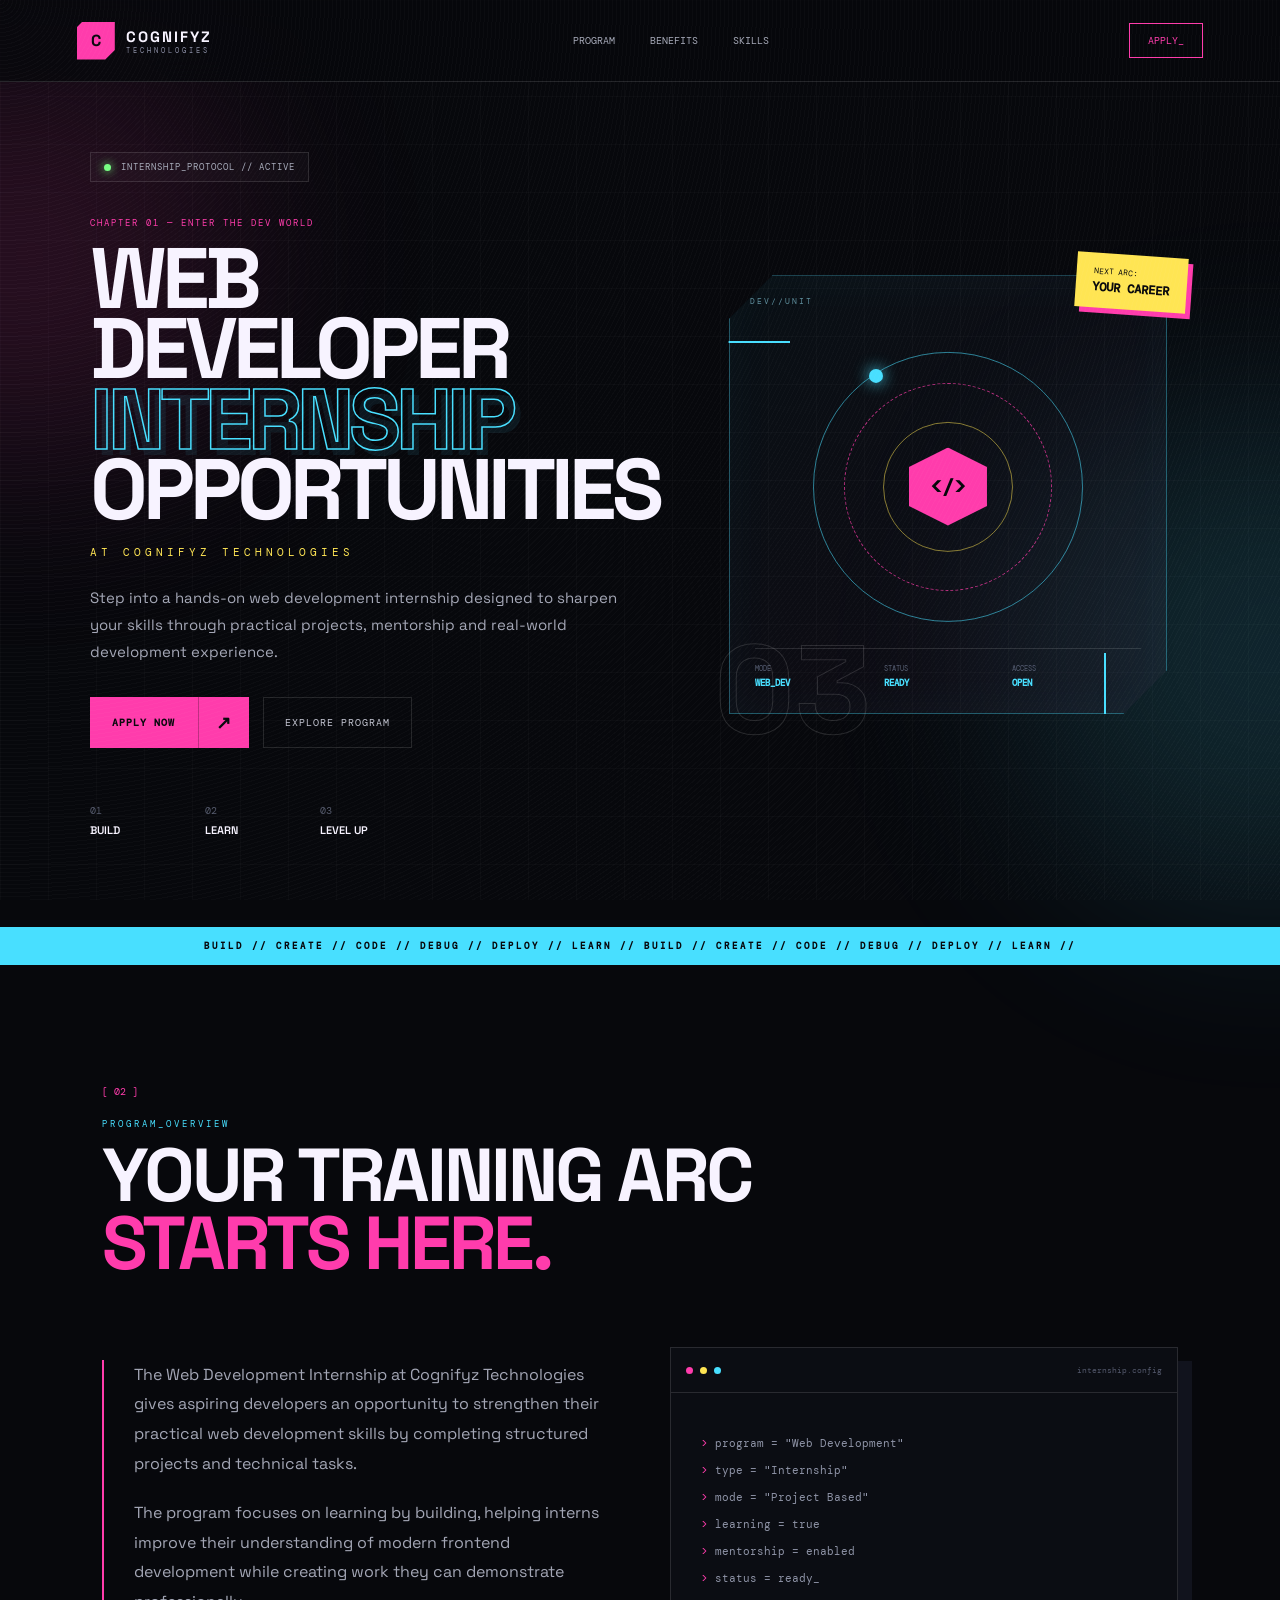
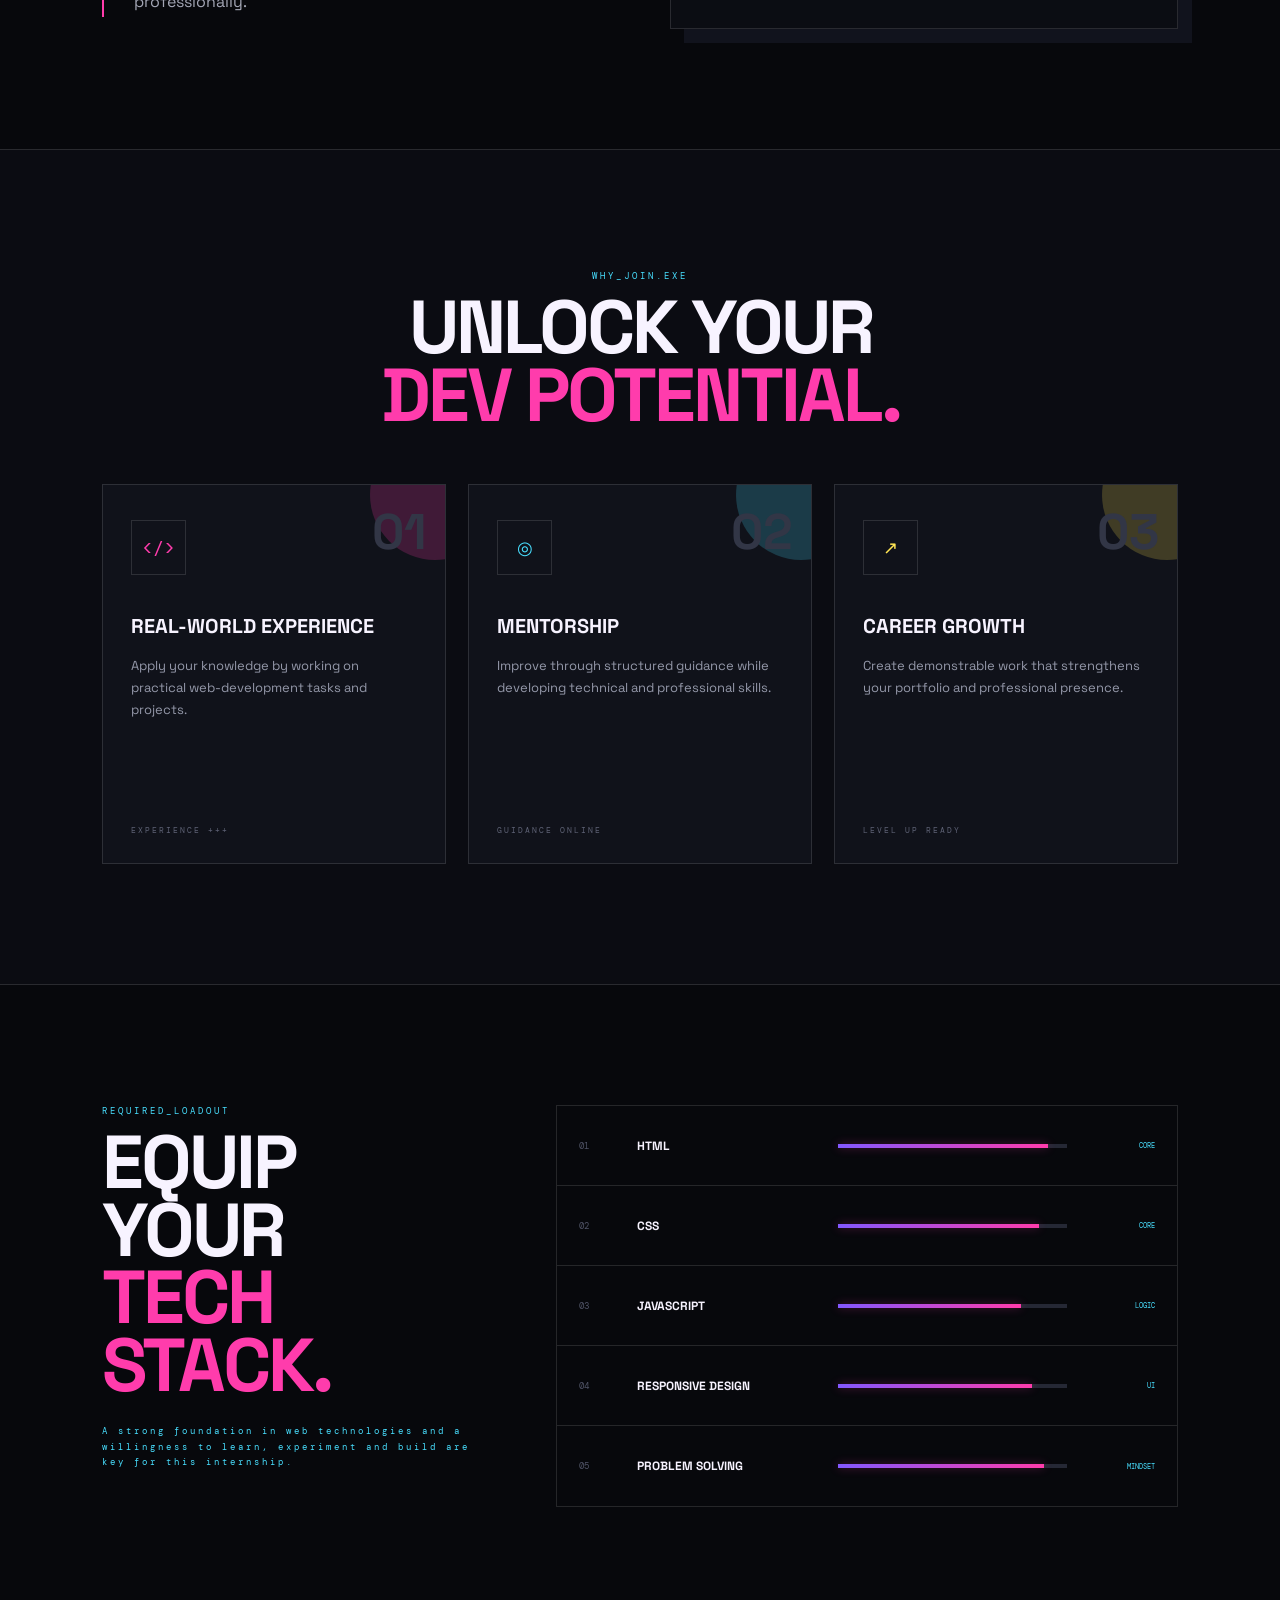
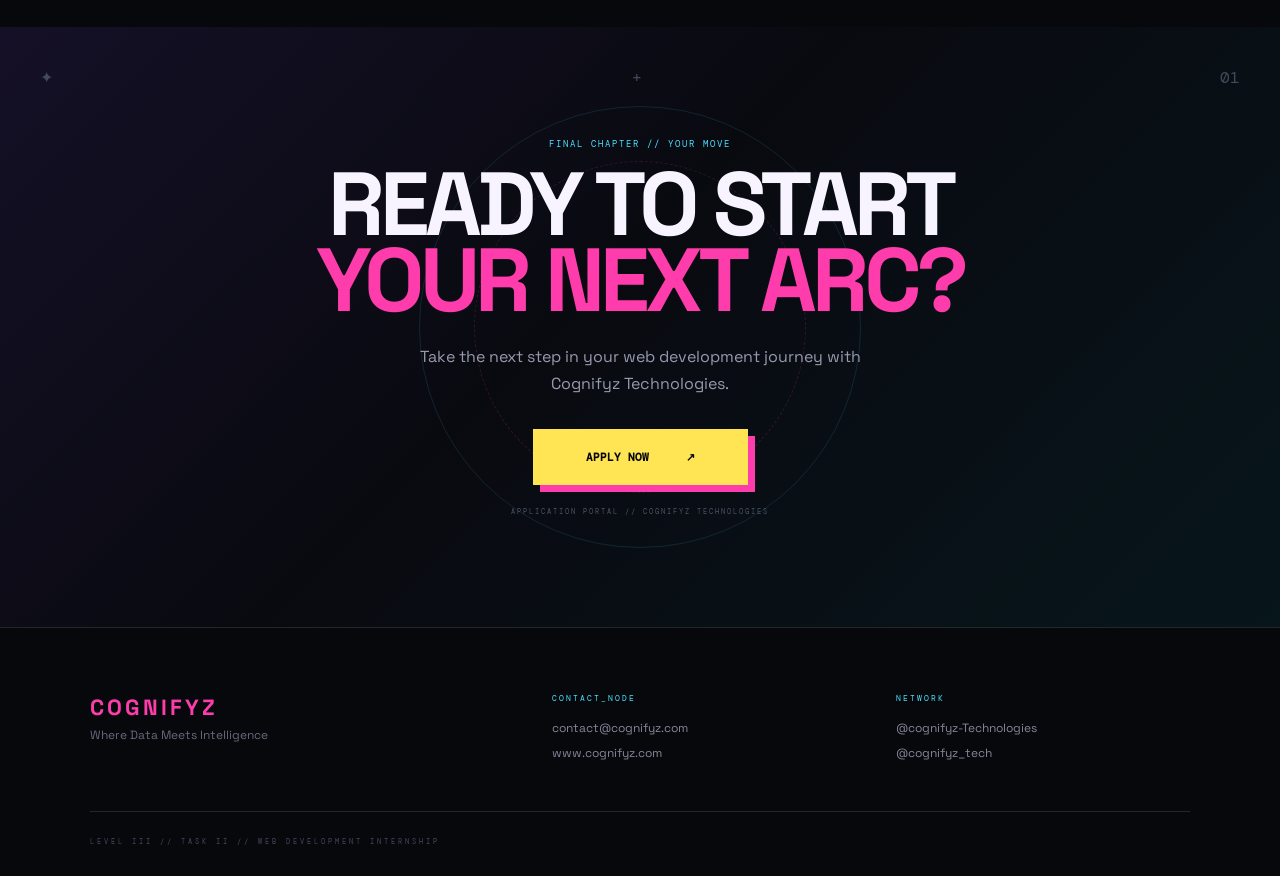
<file: Level_3/Task_2/index.html>
<!DOCTYPE html>
<html lang="en">
<head>
    <meta charset="UTF-8">
    <meta name="viewport" content="width=device-width, initial-scale=1.0">

    <title>Web Developer Internship | Cognifyz Technologies</title>

    <link rel="preconnect" href="https://fonts.googleapis.com">
    <link rel="preconnect" href="https://fonts.gstatic.com" crossorigin>

    <link href="https://fonts.googleapis.com/css2?family=DM+Mono:wght@400;500&family=Space+Grotesk:wght@400;500;600;700&display=swap" rel="stylesheet">

    <link rel="stylesheet" href="style.css">
</head>

<body>

    <div class="grid-bg"></div>
    <div class="noise"></div>

    <div class="floating-orb orb-one"></div>
    <div class="floating-orb orb-two"></div>

    <!-- NAVBAR -->
    <nav class="navbar">

        <a href="#home" class="brand">
            <span class="brand-mark">C</span>
            <div>
                <strong>COGNIFYZ</strong>
                <small>TECHNOLOGIES</small>
            </div>
        </a>

        <div class="nav-links">
            <a href="#about">PROGRAM</a>
            <a href="#benefits">BENEFITS</a>
            <a href="#skills">SKILLS</a>
        </div>

        <a href="#apply" class="nav-cta">
            APPLY_
        </a>

    </nav>


    <!-- HERO -->
    <main id="home" class="hero">

        <div class="hero-copy">

            <div class="system-tag">
                <span></span>
                INTERNSHIP_PROTOCOL // ACTIVE
            </div>

            <p class="chapter">
                CHAPTER 01 — ENTER THE DEV WORLD
            </p>

            <h1>
                WEB DEVELOPER
                <span>INTERNSHIP</span>
                OPPORTUNITIES
            </h1>

            <p class="hero-subtitle">
                AT COGNIFYZ TECHNOLOGIES
            </p>

            <p class="hero-description">
                Step into a hands-on web development internship
                designed to sharpen your skills through practical
                projects, mentorship and real-world development experience.
            </p>

            <div class="hero-actions">
                <a href="#apply" class="primary-btn">
                    <span>APPLY NOW</span>
                    <b>↗</b>
                </a>

                <a href="#about" class="secondary-btn">
                    EXPLORE PROGRAM
                </a>
            </div>

            <div class="hero-stats">

                <div>
                    <span>01</span>
                    <p>BUILD</p>
                </div>

                <div>
                    <span>02</span>
                    <p>LEARN</p>
                </div>

                <div>
                    <span>03</span>
                    <p>LEVEL UP</p>
                </div>

            </div>

        </div>


        <!-- ANIME TECH VISUAL -->
        <div class="hero-visual">

            <div class="hud">

                <div class="hud-top">
                    <span>DEV//UNIT</span>
                    <span>ONLINE</span>
                </div>

                <div class="core">

                    <div class="ring ring-one"></div>
                    <div class="ring ring-two"></div>
                    <div class="ring ring-three"></div>

                    <div class="core-center">
                        <span>&lt;/&gt;</span>
                    </div>

                </div>

                <div class="hud-data">

                    <div>
                        <small>MODE</small>
                        <strong>WEB_DEV</strong>
                    </div>

                    <div>
                        <small>STATUS</small>
                        <strong>READY</strong>
                    </div>

                    <div>
                        <small>ACCESS</small>
                        <strong>OPEN</strong>
                    </div>

                </div>

            </div>

            <div class="manga-label">
                NEXT ARC:
                <strong>YOUR CAREER</strong>
            </div>

            <div class="visual-number">
                03
            </div>

        </div>

    </main>


    <!-- MARQUEE -->
    <div class="ticker">
        <div>
            BUILD // CREATE // CODE // DEBUG // DEPLOY //
            LEARN // BUILD // CREATE // CODE // DEBUG //
            DEPLOY // LEARN //
        </div>
    </div>


    <!-- ABOUT -->
    <section id="about" class="about-section">

        <div class="section-code">
            [ 02 ]
        </div>

        <div class="section-heading">
            <p>PROGRAM_OVERVIEW</p>

            <h2>
                YOUR TRAINING ARC
                <span>STARTS HERE.</span>
            </h2>
        </div>

        <div class="about-grid">

            <div class="about-main">
                <p>
                    The Web Development Internship at Cognifyz Technologies
                    gives aspiring developers an opportunity to strengthen
                    their practical web development skills by completing
                    structured projects and technical tasks.
                </p>

                <p>
                    The program focuses on learning by building, helping
                    interns improve their understanding of modern frontend
                    development while creating work they can demonstrate
                    professionally.
                </p>
            </div>

            <div class="terminal-card">

                <div class="terminal-top">
                    <span></span>
                    <span></span>
                    <span></span>

                    <p>internship.config</p>
                </div>

                <div class="terminal-body">
                    <p><span>&gt;</span> program = "Web Development"</p>
                    <p><span>&gt;</span> type = "Internship"</p>
                    <p><span>&gt;</span> mode = "Project Based"</p>
                    <p><span>&gt;</span> learning = true</p>
                    <p><span>&gt;</span> mentorship = enabled</p>
                    <p class="blink"><span>&gt;</span> status = ready_</p>
                </div>

            </div>

        </div>

    </section>


    <!-- BENEFITS -->
    <section id="benefits" class="benefits-section">

        <div class="section-heading centered">

            <p>WHY_JOIN.EXE</p>

            <h2>
                UNLOCK YOUR
                <span>DEV POTENTIAL.</span>
            </h2>

        </div>


        <div class="benefit-grid">

            <article class="benefit-card pink">

                <span class="card-code">01</span>

                <div class="icon">&lt;/&gt;</div>

                <h3>REAL-WORLD EXPERIENCE</h3>

                <p>
                    Apply your knowledge by working on practical
                    web-development tasks and projects.
                </p>

                <div class="card-footer">
                    EXPERIENCE +++
                </div>

            </article>


            <article class="benefit-card blue">

                <span class="card-code">02</span>

                <div class="icon">◎</div>

                <h3>MENTORSHIP</h3>

                <p>
                    Improve through structured guidance while developing
                    technical and professional skills.
                </p>

                <div class="card-footer">
                    GUIDANCE ONLINE
                </div>

            </article>


            <article class="benefit-card yellow">

                <span class="card-code">03</span>

                <div class="icon">↗</div>

                <h3>CAREER GROWTH</h3>

                <p>
                    Create demonstrable work that strengthens your
                    portfolio and professional presence.
                </p>

                <div class="card-footer">
                    LEVEL UP READY
                </div>

            </article>

        </div>

    </section>


    <!-- SKILLS -->
    <section id="skills" class="skills-section">

        <div class="skills-title">

            <p>REQUIRED_LOADOUT</p>

            <h2>
                EQUIP YOUR
                <span>TECH STACK.</span>
            </h2>

            <p class="skills-description">
                A strong foundation in web technologies and a willingness
                to learn, experiment and build are key for this internship.
            </p>

        </div>


        <div class="skills-console">

            <div class="skill-row">
                <span>01</span>
                <strong>HTML</strong>
                <div class="meter">
                    <i style="--level: 92%"></i>
                </div>
                <small>CORE</small>
            </div>

            <div class="skill-row">
                <span>02</span>
                <strong>CSS</strong>
                <div class="meter">
                    <i style="--level: 88%"></i>
                </div>
                <small>CORE</small>
            </div>

            <div class="skill-row">
                <span>03</span>
                <strong>JAVASCRIPT</strong>
                <div class="meter">
                    <i style="--level: 80%"></i>
                </div>
                <small>LOGIC</small>
            </div>

            <div class="skill-row">
                <span>04</span>
                <strong>RESPONSIVE DESIGN</strong>
                <div class="meter">
                    <i style="--level: 85%"></i>
                </div>
                <small>UI</small>
            </div>

            <div class="skill-row">
                <span>05</span>
                <strong>PROBLEM SOLVING</strong>
                <div class="meter">
                    <i style="--level: 90%"></i>
                </div>
                <small>MINDSET</small>
            </div>

        </div>

    </section>


    <!-- CTA -->
    <section id="apply" class="cta-section">

        <div class="cta-decoration">
            <span>✦</span>
            <span>+</span>
            <span>01</span>
        </div>

        <p class="chapter">
            FINAL CHAPTER // YOUR MOVE
        </p>

        <h2>
            READY TO START
            <span>YOUR NEXT ARC?</span>
        </h2>

        <p>
            Take the next step in your web development journey
            with Cognifyz Technologies.
        </p>

        <button id="applyButton">
            APPLY NOW
            <span>↗</span>
        </button>

        <small>
            APPLICATION PORTAL // COGNIFYZ TECHNOLOGIES
        </small>

    </section>


    <!-- FOOTER -->
    <footer>

        <div class="footer-brand">
            <strong>COGNIFYZ</strong>
            <span>Where Data Meets Intelligence</span>
        </div>


        <div class="footer-contact">

            <p>CONTACT_NODE</p>

            <a href="mailto:contact@cognifyz.com">
                contact@cognifyz.com
            </a>

            <a href="https://www.cognifyz.com" target="_blank">
                www.cognifyz.com
            </a>

        </div>


        <div class="footer-social">

            <p>NETWORK</p>

            <span>@cognifyz-Technologies</span>
            <span>@cognifyz_tech</span>

        </div>


        <div class="footer-bottom">
            LEVEL III // TASK II // WEB DEVELOPMENT INTERNSHIP
        </div>

    </footer>


    <!-- APPLY MODAL -->
    <div id="applyModal" class="modal">

        <div class="modal-box">

            <button id="closeModal" class="close-modal">
                ×
            </button>

            <p class="modal-code">
                APPLICATION_PROTOCOL
            </p>

            <h2>
                READY,
                <span>PLAYER ONE?</span>
            </h2>

            <p>
                Visit the official Cognifyz Technologies website
                to explore current internship opportunities and
                application information.
            </p>

            <a
                href="https://www.cognifyz.com"
                target="_blank"
                class="modal-cta"
            >
                OPEN COGNIFYZ ↗
            </a>

        </div>

    </div>


    <script src="script.js"></script>

</body>
</html>
</file>
<file: Level_1/Task_2/style.css>
:root {
  --cream: #faf7ef;
  --lavender: #d8c9e8;
  --deep-lavender: #756182;
  --sage: #a8b89c;
  --deep-sage: #596952;
  --rose: #e9b9c5;
  --brown: #51464b;
}

* {
  margin: 0;
  padding: 0;
  box-sizing: border-box;
}

html {
  scroll-behavior: smooth;
}

body {
  position: relative;
  overflow-x: hidden;

  font-family: "DM Sans", sans-serif;

  background:
    radial-gradient(circle at 15% 15%, #eee6f6 0, transparent 28%),
    radial-gradient(circle at 85% 35%, #edf1e8 0, transparent 27%),
    var(--cream);

  color: var(--brown);
}


/* BACKGROUND MAGIC */

.glow {
  position: fixed;
  border-radius: 50%;
  filter: blur(90px);
  opacity: .35;
  pointer-events: none;
  z-index: -1;
}

.glow-one {
  width: 350px;
  height: 350px;
  background: var(--lavender);
  top: 12%;
  left: -150px;
}

.glow-two {
  width: 420px;
  height: 420px;
  background: #d9e5d1;
  right: -200px;
  top: 55%;
}

.sparkle {
  position: absolute;
  color: #9b87aa;
  opacity: .6;
  animation: twinkle 3s ease-in-out infinite;
}

.s1 { top: 160px; left: 8%; font-size: 25px; }
.s2 { top: 270px; right: 12%; font-size: 32px; }
.s3 { top: 480px; left: 18%; font-size: 17px; }
.s4 { top: 760px; right: 7%; font-size: 22px; }
.s5 { top: 1050px; left: 7%; font-size: 27px; }

@keyframes twinkle {
  50% {
    opacity: .15;
    transform: scale(.75) rotate(15deg);
  }
}


/* HEADER */

header {
  height: 76px;

  display: flex;
  align-items: center;
  justify-content: space-between;

  padding: 0 7%;

  border-bottom: 1px solid rgba(81, 70, 75, .15);
}

.brand {
  font-family: "Cormorant Garamond", serif;
  font-size: 22px;
  font-style: italic;

  color: var(--deep-sage);
  text-decoration: none;
}

.task {
  font-size: 9px;
  letter-spacing: 3px;
  color: #8e8186;
}


/* HERO */

.hero {
  min-height: 610px;

  display: flex;
  flex-direction: column;
  align-items: center;
  justify-content: center;

  text-align: center;

  padding: 80px 20px;
}

.tiny-title,
.spell-number {
  font-size: 9px;
  letter-spacing: 3px;
  text-transform: uppercase;

  color: var(--deep-sage);
}

.hero h1 {
  max-width: 800px;

  margin: 22px auto;

  font-family: "Cormorant Garamond", serif;
  font-weight: 500;
  font-size: clamp(62px, 8vw, 110px);
  line-height: .82;
}

.hero h1 em {
  display: block;

  color: var(--deep-lavender);
  font-weight: 500;
}

.intro {
  max-width: 480px;

  margin-top: 16px;

  font-family: "Cormorant Garamond", serif;
  font-size: 20px;
  line-height: 1.5;

  color: #756b70;
}

.scroll-note {
  margin-top: 60px;

  display: flex;
  flex-direction: column;
  gap: 8px;

  font-size: 9px;
  letter-spacing: 2px;

  color: #988d91;
}

.scroll-note span {
  font-size: 22px;
  animation: float 2s ease-in-out infinite;
}

@keyframes float {
  50% {
    transform: translateY(7px);
  }
}


/* SPELL SECTIONS */

.spell {
  min-height: 600px;

  display: grid;
  grid-template-columns: 1fr 1fr;
  align-items: center;

  gap: 80px;

  padding: 90px 11%;
}

.spell-copy {
  max-width: 470px;
}

.spell-copy h2,
.potion-heading h2 {
  margin: 15px 0 22px;

  font-family: "Cormorant Garamond", serif;
  font-size: clamp(48px, 5vw, 73px);
  font-weight: 500;
  line-height: .9;
}

.spell-copy h2 em,
.potion-heading h2 em {
  display: block;

  color: var(--deep-lavender);
  font-weight: 500;
}

.spell-copy > p:not(.spell-number):not(.mood):not(.whisper),
.potion-heading > p:last-child {
  font-family: "Cormorant Garamond", serif;

  font-size: 18px;
  line-height: 1.6;

  color: #786e72;
}

.soft-button,
.moon-button,
.mix-button {
  margin-top: 30px;

  padding: 13px 24px;

  border: 1px solid #86798b;
  border-radius: 50px;

  font-family: "DM Sans", sans-serif;
  font-size: 10px;
  letter-spacing: 1px;

  cursor: pointer;

  transition: .3s ease;
}

.soft-button {
  background: #eee6f3;
  color: #66576e;
}

.soft-button:hover {
  background: var(--lavender);
  transform: translateY(-3px);
}

.mood,
.whisper {
  margin-top: 14px;

  font-family: "Cormorant Garamond", serif;
  font-style: italic;

  font-size: 14px;
  color: #93878c;
}


/* FLOWER */

.flower-area {
  min-height: 400px;

  position: relative;

  display: flex;
  flex-direction: column;
  align-items: center;
  justify-content: center;
}

.flower {
  width: 260px;
  height: 260px;

  position: relative;

  border: none;
  background: transparent;

  cursor: pointer;

  animation: flowerFloat 4s ease-in-out infinite;
}

@keyframes flowerFloat {
  50% {
    transform: translateY(-10px) rotate(2deg);
  }
}

.petal {
  position: absolute;

  width: 95px;
  height: 130px;

  left: 82px;
  top: 10px;

  background: var(--rose);

  border-radius: 60% 60% 45% 45%;

  transform-origin: 48px 120px;

  transition: background-color .6s ease;
}

.p1 { transform: rotate(0deg); }
.p2 { transform: rotate(60deg); }
.p3 { transform: rotate(120deg); }
.p4 { transform: rotate(180deg); }
.p5 { transform: rotate(240deg); }
.p6 { transform: rotate(300deg); }

.flower-center {
  position: absolute;

  width: 75px;
  height: 75px;

  left: 92px;
  top: 92px;

  border-radius: 50%;

  background: #e6d5a5;
  box-shadow: 0 0 30px rgba(230, 213, 165, .7);
}

.flower-area > p {
  margin-top: 22px;

  font-family: "Cormorant Garamond", serif;
  font-style: italic;

  color: #93878c;
}

.little-star,
.moon-star {
  position: absolute;
  color: #a08aad;
}

.star-a {
  left: 15%;
  top: 18%;
  font-size: 30px;
}

.star-b {
  right: 14%;
  bottom: 20%;
  font-size: 23px;
}


/* DIVIDER */

.vine-divider {
  display: flex;
  align-items: center;
  justify-content: center;

  gap: 18px;

  padding: 0 10%;
  color: var(--sage);
}

.vine-divider div {
  height: 1px;
  width: 130px;
  background: #c9c2bd;
}


/* MOON */

.moon-spell {
  background: rgba(218, 207, 231, .20);
}

.moon-area {
  min-height: 400px;

  position: relative;

  display: flex;
  justify-content: center;
  align-items: center;
}

.moon {
  width: 230px;
  height: 230px;

  position: relative;

  border-radius: 50%;

  background: #d4c5e0;

  box-shadow:
    0 0 45px rgba(194, 176, 211, .5),
    0 0 100px rgba(194, 176, 211, .25);

  animation: moonFloat 5s ease-in-out infinite;
}

.moon-cut {
  position: absolute;

  width: 215px;
  height: 215px;

  top: -17px;
  left: 65px;

  border-radius: 50%;

  background: #f8f5ef;
}

.moon > span {
  position: absolute;

  left: 55px;
  top: 100px;

  color: #fff9df;
  font-size: 28px;
}

@keyframes moonFloat {
  50% {
    transform: translateY(-12px);
  }
}

.ms1 { left: 15%; top: 20%; font-size: 25px; }
.ms2 { right: 13%; top: 35%; font-size: 20px; }
.ms3 { right: 25%; bottom: 15%; font-size: 16px; }

.moon-button {
  background: var(--deep-lavender);
  color: white;
  border-color: var(--deep-lavender);
}

.moon-button:hover {
  background: #665371;
  transform: translateY(-3px);
}


/* POTION */

.potion-section {
  padding: 120px 10%;

  text-align: center;
}

.potion-heading {
  max-width: 650px;
  margin: auto;
}

.potion-table {
  max-width: 760px;

  margin: 55px auto 0;

  padding: 45px;

  display: grid;
  grid-template-columns: 1fr auto 1fr;
  align-items: end;

  gap: 20px;

  background: rgba(255,255,255,.48);

  border: 1px solid rgba(89, 105, 82, .25);
  border-radius: 160px 160px 25px 25px;

  box-shadow:
    0 20px 70px rgba(91, 77, 97, .08);
}

.ingredient {
  display: flex;
  flex-direction: column;
  gap: 10px;
}

.ingredient label {
  font-family: "Cormorant Garamond", serif;
  font-style: italic;

  color: #80747a;
}

.ingredient input {
  width: 100%;

  padding: 15px;

  border: none;
  border-bottom: 1px solid #a9a0a4;

  background: transparent;

  outline: none;

  text-align: center;

  font-family: "Cormorant Garamond", serif;
  font-size: 27px;

  color: var(--deep-lavender);
}

.plus {
  padding-bottom: 15px;

  font-family: "Cormorant Garamond", serif;
  font-size: 30px;

  color: var(--sage);
}

.mix-button {
  grid-column: 1 / -1;

  justify-self: center;

  background: var(--deep-sage);
  color: white;

  border-color: var(--deep-sage);

  min-width: 190px;
}

.mix-button:hover {
  background: #465640;
  transform: translateY(-3px);
}

.potion-result {
  grid-column: 1 / -1;

  margin-top: 15px;

  display: flex;
  flex-direction: column;

  gap: 5px;
}

.potion-result span {
  font-family: "Cormorant Garamond", serif;
  font-style: italic;

  color: #91868b;
}

.potion-result strong {
  min-height: 65px;

  font-family: "Cormorant Garamond", serif;

  font-size: 55px;
  font-weight: 500;

  color: var(--deep-lavender);
}


/* FOOTER */

footer {
  min-height: 100px;

  padding: 25px 7%;

  display: flex;
  justify-content: center;
  align-items: center;

  gap: 35px;

  border-top: 1px solid rgba(81,70,75,.15);

  color: #8f8488;
}

footer p {
  font-family: "Cormorant Garamond", serif;
  font-style: italic;
  font-size: 14px;
}

footer span {
  color: var(--sage);
}


/* MOBILE */

@media (max-width: 800px) {

  .spell {
    grid-template-columns: 1fr;

    gap: 30px;

    padding: 80px 8%;
  }

  .moon-area {
    order: 2;
  }

  .moon-copy {
    order: 1;
  }

  .potion-table {
    grid-template-columns: 1fr;

    border-radius: 100px 100px 25px 25px;
  }

  .plus {
    padding: 0;
  }

  .mix-button,
  .potion-result {
    grid-column: 1;
  }
}


@media (max-width: 520px) {

  header {
    padding: 0 5%;
  }

  .task {
    display: none;
  }

  .hero {
    min-height: 540px;
  }

  .hero h1 {
    font-size: 60px;
  }

  .flower {
    transform: scale(.82);
  }

  .potion-section {
    padding: 90px 6%;
  }

  .potion-table {
    padding: 35px 25px;
  }

  footer {
    flex-direction: column;
    gap: 7px;

    text-align: center;
  }
}
</file>
<file: Level_3/Task_1/style.css>
:root {
    --black: #090806;
    --dark: #12100d;
    --brown: #201a14;

    --gold: #b99a5e;
    --light-gold: #d2bb82;

    --cream: #e3d4b1;
    --muted: #93836a;

    --paper: #c9b68b;
    --paper-dark: #aa9365;

    --burgundy: #491a20;
}


/* =========================
   RESET
========================= */

* {
    margin: 0;
    padding: 0;
    box-sizing: border-box;
}

html {
    scroll-behavior: smooth;
}

body {
    background:
        radial-gradient(
            circle at top,
            #251d16 0%,
            #12100d 38%,
            #090806 80%
        );

    color: var(--cream);

    font-family: "Cormorant Garamond", serif;

    overflow-x: hidden;
}


/* subtle texture */

body::after {
    content: "";

    position: fixed;
    inset: 0;

    z-index: 1000;

    pointer-events: none;

    opacity: 0.035;

    background-image:
        repeating-radial-gradient(
            circle,
            #ffffff 0,
            #ffffff 1px,
            transparent 1px,
            transparent 4px
        );
}


/* =========================
   HERO
========================= */

.hero {
    min-height: 620px;

    padding: 90px 20px;

    display: flex;
    flex-direction: column;
    align-items: center;
    justify-content: center;

    text-align: center;
}


.archive-code {
    font-family: "Cinzel", serif;

    font-size: 9px;

    letter-spacing: 5px;

    color: var(--gold);
}


.hero-line {
    width: min(650px, 80%);

    height: 1px;

    margin: 27px auto;

    background:
        linear-gradient(
            90deg,
            transparent,
            var(--gold),
            transparent
        );
}


.hero h1 {
    font-family: "Cinzel", serif;

    font-size: clamp(48px, 7vw, 90px);

    font-weight: 500;

    line-height: .98;

    letter-spacing: 5px;
}


.hero h1 span {
    display: block;

    color: var(--gold);
}


.hero-description {
    max-width: 520px;

    margin-top: 25px;

    font-size: 19px;

    line-height: 1.6;

    font-style: italic;

    color: #a6977b;
}


.ornament {
    margin-top: 25px;

    color: var(--gold);

    font-size: 17px;
}


.scroll-text {
    margin-top: 5px;

    font-family: "Cinzel", serif;

    font-size: 7px;

    letter-spacing: 3px;

    color: #675b49;
}


/* =========================
   GENERAL SECTION
========================= */

.slideshow-section,
.gallery-section {
    padding: 100px 8%;
}


.section-heading {
    margin-bottom: 55px;

    text-align: center;
}


.section-heading > p {
    font-family: "Cinzel", serif;

    font-size: 8px;

    letter-spacing: 5px;

    color: var(--gold);
}


.section-heading h2 {
    margin: 12px 0;

    font-family: "Cinzel", serif;

    font-size: clamp(34px, 5vw, 58px);

    font-weight: 400;
}


.section-heading > span {
    color: var(--muted);

    font-size: 17px;

    font-style: italic;
}


/* =========================
   SLIDESHOW
========================= */

.slideshow {
    max-width: 920px;

    margin: auto;
}


.photo-frame {
    position: relative;

    height: 550px;

    padding: 12px;

    overflow: hidden;

    background: #050403;

    border: 1px solid #725d39;

    box-shadow:
        0 25px 80px rgba(0, 0, 0, .65);
}


.photo-frame::before {
    content: "";

    position: absolute;

    inset: 6px;

    z-index: 10;

    border: 1px solid rgba(185, 154, 94, .3);

    pointer-events: none;
}


#slideImage {
    width: 100%;
    height: 100%;

    display: block;

    object-fit: cover;

    filter:
        sepia(.14)
        contrast(1.08)
        brightness(.76);

    transition:
        opacity .5s ease,
        transform 4s ease;
}


.photo-frame.changing #slideImage {
    opacity: 0;
}


.dark-overlay {
    position: absolute;

    inset: 12px;

    background:
        linear-gradient(
            transparent 35%,
            rgba(3, 3, 2, .88)
        );

    pointer-events: none;
}


.slide-information {
    position: absolute;

    z-index: 15;

    left: 45px;
    bottom: 40px;
}


.slide-information > p {
    font-family: "Cinzel", serif;

    font-size: 8px;

    letter-spacing: 4px;

    color: var(--gold);
}


.slide-information h3 {
    margin: 8px 0 5px;

    font-family: "Cinzel", serif;

    font-size: clamp(25px, 4vw, 40px);

    font-weight: 400;
}


.slide-information span {
    color: #b8a98b;

    font-size: 15px;

    font-style: italic;
}


/* CORNERS */

.corner {
    position: absolute;

    z-index: 20;

    width: 25px;
    height: 25px;

    pointer-events: none;
}


.corner-tl {
    left: 22px;
    top: 22px;

    border-left: 1px solid var(--gold);
    border-top: 1px solid var(--gold);
}


.corner-tr {
    right: 22px;
    top: 22px;

    border-right: 1px solid var(--gold);
    border-top: 1px solid var(--gold);
}


.corner-bl {
    left: 22px;
    bottom: 22px;

    border-left: 1px solid var(--gold);
    border-bottom: 1px solid var(--gold);
}


.corner-br {
    right: 22px;
    bottom: 22px;

    border-right: 1px solid var(--gold);
    border-bottom: 1px solid var(--gold);
}


/* PROGRESS */

.progress-container {
    margin-top: 25px;

    text-align: center;
}


.progress-track {
    width: 220px;

    height: 1px;

    margin: auto;

    overflow: hidden;

    background: #423727;
}


#progressBar {
    width: 0;

    height: 100%;

    background: var(--gold);
}


#progressBar.running {
    animation: progress 4s linear forwards;
}


@keyframes progress {

    from {
        width: 0;
    }

    to {
        width: 100%;
    }

}


.progress-container p {
    margin-top: 10px;

    color: #716550;

    font-size: 12px;

    font-style: italic;
}


/* =========================
   DIVIDER
========================= */

.divider {
    display: flex;

    align-items: center;
    justify-content: center;

    gap: 17px;

    color: var(--gold);
}


.divider div {
    width: 130px;

    height: 1px;

    background:
        linear-gradient(
            90deg,
            transparent,
            #685638,
            transparent
        );
}


/* =========================
   GALLERY
========================= */

.gallery {
    max-width: 1150px;

    margin: auto;

    display: grid;

    grid-template-columns:
        repeat(3, minmax(0, 1fr));

    gap: 45px 28px;
}


.gallery-card {
    width: 100%;

    padding: 12px 12px 20px;

    border: 1px solid #483c2c;

    background: #15110e;

    color: var(--cream);

    text-align: left;

    font-family: inherit;

    cursor: pointer;

    transform: rotate(-.5deg);

    transition:
        transform .35s ease,
        border-color .35s ease,
        box-shadow .35s ease;
}


.gallery-card:nth-child(even) {
    transform: rotate(.6deg);
}


.gallery-card:hover {
    transform:
        translateY(-8px)
        rotate(0);

    border-color: var(--gold);

    box-shadow:
        0 17px 45px rgba(0, 0, 0, .55);
}


.gallery-image {
    height: 270px;

    overflow: hidden;

    background: #050403;
}


.gallery-image img {
    width: 100%;
    height: 100%;

    display: block;

    object-fit: cover;

    filter:
        sepia(.22)
        saturate(.8)
        brightness(.76);

    transition:
        transform .7s ease,
        filter .4s ease;
}


.gallery-card:hover img {
    transform: scale(1.06);

    filter:
        sepia(.05)
        saturate(1)
        brightness(.9);
}


.gallery-card > span {
    display: block;

    margin-top: 16px;

    font-family: "Cinzel", serif;

    font-size: 7px;

    letter-spacing: 3px;

    color: var(--gold);
}


.gallery-card h3 {
    margin-top: 8px;

    font-family: "Cinzel", serif;

    font-size: 17px;

    font-weight: 400;
}


.gallery-card > p {
    margin-top: 7px;

    font-family: "Cinzel", serif;

    font-size: 7px;

    letter-spacing: 2px;

    color: #786a54;
}


/* =========================
   NOTICE
========================= */

.notice {
    max-width: 760px;

    margin:
        30px auto
        120px;

    padding: 25px 30px;

    display: flex;
    align-items: center;

    gap: 25px;

    border-top: 1px solid #57482f;
    border-bottom: 1px solid #57482f;

    color: #96856a;
}


.notice-symbol {
    font-size: 25px;

    color: var(--gold);
}


.notice h3 {
    margin-bottom: 6px;

    font-family: "Cinzel", serif;

    font-size: 9px;

    letter-spacing: 3px;

    color: var(--gold);
}


.notice p {
    font-size: 15px;

    line-height: 1.5;

    font-style: italic;
}


/* =========================
   FOOTER
========================= */

footer {
    min-height: 90px;

    padding: 25px 7%;

    display: flex;

    align-items: center;
    justify-content: center;

    gap: 30px;

    border-top: 1px solid #30281f;

    color: #685c49;
}


footer p {
    font-family: "Cinzel", serif;

    font-size: 7px;

    letter-spacing: 2px;
}


footer span {
    color: var(--gold);
}


/* =========================
   MODAL
========================= */

.modal {
    position: fixed;

    inset: 0;

    z-index: 999;

    padding: 40px;

    display: flex;

    align-items: center;
    justify-content: center;

    background:
        rgba(3, 3, 2, .95);

    backdrop-filter: blur(7px);

    opacity: 0;

    visibility: hidden;

    transition: .3s ease;
}


.modal.open {
    opacity: 1;

    visibility: visible;
}


.modal-content {
    width: min(1000px, 95%);

    max-height: 88vh;

    display: grid;

    grid-template-columns:
        1.4fr .6fr;

    padding: 14px;

    background:
        linear-gradient(
            135deg,
            #d2c093,
            #bda778
        );

    color: #34291d;

    box-shadow:
        0 30px 100px rgba(0, 0, 0, .85);

    transform: scale(.92);

    transition: transform .3s ease;
}


.modal.open .modal-content {
    transform: scale(1);
}


.modal-photo {
    min-height: 560px;

    max-height: 75vh;
}


.modal-photo img {
    width: 100%;
    height: 100%;

    display: block;

    object-fit: cover;

    filter:
        sepia(.13)
        contrast(1.05);
}


.modal-text {
    padding: 45px 35px;

    display: flex;

    flex-direction: column;
    justify-content: center;
}


.modal-text > span {
    font-family: "Cinzel", serif;

    font-size: 7px;

    letter-spacing: 4px;

    color: #72582f;
}


.modal-text h2 {
    margin: 15px 0;

    font-family: "Cinzel", serif;

    font-size: 28px;

    font-weight: 500;
}


.modal-divider {
    height: 1px;

    margin-bottom: 20px;

    background: #907a50;
}


.modal-text > p {
    font-size: 18px;

    line-height: 1.55;

    font-style: italic;
}


.modal-text small {
    margin-top: 35px;

    color: #75654b;

    font-size: 11px;

    font-style: italic;
}


.modal-close {
    position: absolute;

    right: 30px;
    top: 18px;

    padding: 5px;

    border: none;

    background: transparent;

    color: var(--cream);

    font-family: inherit;

    font-size: 45px;

    cursor: pointer;
}


/* =========================
   RESPONSIVE
========================= */

@media (max-width: 850px) {

    .gallery {
        grid-template-columns:
            repeat(2, minmax(0, 1fr));
    }


    .modal-content {
        grid-template-columns: 1fr;

        overflow-y: auto;
    }


    .modal-photo {
        min-height: 350px;
    }


    .modal-text {
        padding: 30px;
    }

}


@media (max-width: 580px) {

    .hero {
        min-height: 520px;
    }


    .hero h1 {
        font-size: 43px;

        letter-spacing: 2px;
    }


    .slideshow-section,
    .gallery-section {
        padding:
            75px 6%;
    }


    .photo-frame {
        height: 420px;
    }


    .slide-information {
        left: 30px;
        bottom: 30px;
    }


    .gallery {
        grid-template-columns: 1fr;
    }


    .gallery-image {
        height: 330px;
    }


    .modal {
        padding: 15px;
    }


    .modal-photo {
        min-height: 300px;
    }


    .modal-close {
        right: 10px;
        top: 0;
    }


    .notice {
        margin:
            20px 6%
            80px;
    }


    footer {
        flex-direction: column;

        gap: 8px;

        text-align: center;
    }

}
</file>
<file: Level_3/Task_2/style.css>
:root {
    --bg: #07080c;
    --panel: #0e1017;
    --panel2: #151724;

    --white: #f7f3ff;
    --muted: #8d91a7;

    --pink: #ff3cac;
    --blue: #48dfff;
    --purple: #8258ff;
    --yellow: #ffe553;

    --line: rgba(255, 255, 255, .12);
}

* {
    margin: 0;
    padding: 0;
    box-sizing: border-box;
}

html {
    scroll-behavior: smooth;
}

body {
    background: var(--bg);
    color: var(--white);

    font-family: "Space Grotesk", sans-serif;

    overflow-x: hidden;
}

a {
    color: inherit;
}

button {
    font-family: inherit;
}


/* BACKGROUND */

.grid-bg {
    position: fixed;
    inset: 0;

    pointer-events: none;
    z-index: -3;

    background-image:
        linear-gradient(
            rgba(255,255,255,.025) 1px,
            transparent 1px
        ),
        linear-gradient(
            90deg,
            rgba(255,255,255,.025) 1px,
            transparent 1px
        );

    background-size: 48px 48px;
}

.noise {
    position: fixed;
    inset: 0;

    pointer-events: none;
    z-index: 100;

    opacity: .025;

    background-image:
        repeating-radial-gradient(
            circle at 0 0,
            #fff 0,
            #fff 1px,
            transparent 1px,
            transparent 4px
        );
}

.floating-orb {
    position: fixed;

    border-radius: 50%;

    filter: blur(110px);

    opacity: .14;

    z-index: -2;
}

.orb-one {
    width: 420px;
    height: 420px;

    background: var(--pink);

    top: 5%;
    left: -180px;
}

.orb-two {
    width: 500px;
    height: 500px;

    background: var(--blue);

    right: -240px;
    top: 45%;
}


/* NAVBAR */

.navbar {
    height: 82px;

    padding: 0 6%;

    display: flex;
    align-items: center;
    justify-content: space-between;

    border-bottom: 1px solid var(--line);

    background: rgba(7,8,12,.78);

    backdrop-filter: blur(14px);

    position: sticky;
    top: 0;

    z-index: 50;
}

.brand {
    display: flex;
    align-items: center;

    gap: 11px;

    text-decoration: none;
}

.brand-mark {
    width: 38px;
    height: 38px;

    display: grid;
    place-items: center;

    background: var(--pink);

    color: #08080c;

    font-weight: 800;

    clip-path:
        polygon(
            15% 0,
            100% 0,
            100% 75%,
            75% 100%,
            0 100%,
            0 15%
        );
}

.brand div {
    display: flex;
    flex-direction: column;
}

.brand strong {
    font-size: 15px;
    letter-spacing: 2px;
}

.brand small {
    color: var(--muted);

    font-family: "DM Mono", monospace;

    font-size: 7px;

    letter-spacing: 3px;
}

.nav-links {
    display: flex;
    gap: 35px;
}

.nav-links a {
    text-decoration: none;

    font-family: "DM Mono", monospace;

    font-size: 10px;

    color: #a6a9b8;

    transition: .2s ease;
}

.nav-links a:hover {
    color: var(--blue);
}

.nav-cta {
    padding: 10px 18px;

    border: 1px solid var(--pink);

    color: var(--pink);

    text-decoration: none;

    font-family: "DM Mono", monospace;

    font-size: 10px;

    transition: .2s ease;
}

.nav-cta:hover {
    background: var(--pink);
    color: #08080c;
}


/* HERO */

.hero {
    min-height: calc(100vh - 82px);

    padding: 70px 7% 90px;

    display: grid;
    grid-template-columns: 1.05fr .95fr;

    align-items: center;

    gap: 70px;
}

.system-tag {
    display: inline-flex;
    align-items: center;

    gap: 10px;

    padding: 8px 13px;

    border: 1px solid var(--line);

    background: rgba(255,255,255,.025);

    color: #a7abba;

    font-family: "DM Mono", monospace;

    font-size: 9px;

    letter-spacing: 1px;
}

.system-tag span {
    width: 7px;
    height: 7px;

    border-radius: 50%;

    background: #77ff83;

    box-shadow:
        0 0 10px #77ff83;
}

.chapter {
    margin-top: 35px;

    color: var(--pink);

    font-family: "DM Mono", monospace;

    font-size: 9px;

    letter-spacing: 2px;
}

.hero h1 {
    margin-top: 15px;

    font-size: clamp(52px, 6.7vw, 100px);

    line-height: .82;

    letter-spacing: -5px;
}

.hero h1 span {
    display: block;

    color: transparent;

    -webkit-text-stroke:
        1.5px var(--blue);

    text-shadow:
        6px 6px 0 rgba(72,223,255,.08);
}

.hero-subtitle {
    margin-top: 20px;

    color: var(--yellow);

    font-family: "DM Mono", monospace;

    font-size: 11px;

    letter-spacing: 4px;
}

.hero-description {
    max-width: 560px;

    margin-top: 25px;

    color: #a4a7b6;

    font-size: 15px;

    line-height: 1.8;
}

.hero-actions {
    margin-top: 32px;

    display: flex;
    flex-wrap: wrap;

    gap: 14px;
}

.primary-btn,
.secondary-btn {
    min-height: 51px;

    display: inline-flex;
    align-items: center;

    text-decoration: none;

    font-family: "DM Mono", monospace;

    font-size: 10px;

    letter-spacing: 1px;
}

.primary-btn {
    background: var(--pink);
    color: #08080c;

    padding-left: 22px;

    font-weight: 700;
}

.primary-btn b {
    height: 51px;
    width: 51px;

    margin-left: 23px;

    display: grid;
    place-items: center;

    border-left: 1px solid rgba(0,0,0,.25);

    font-size: 18px;
}

.secondary-btn {
    padding: 0 21px;

    border: 1px solid var(--line);

    color: #c2c4d0;
}

.secondary-btn:hover {
    border-color: var(--blue);
    color: var(--blue);
}

.hero-stats {
    margin-top: 50px;

    display: flex;

    gap: 35px;
}

.hero-stats div {
    min-width: 80px;
}

.hero-stats span {
    color: #555a6c;

    font-family: "DM Mono", monospace;

    font-size: 10px;
}

.hero-stats p {
    margin-top: 4px;

    font-size: 11px;

    font-weight: 600;
}


/* HERO VISUAL */

.hero-visual {
    min-height: 560px;

    position: relative;

    display: flex;
    align-items: center;
    justify-content: center;
}

.hud {
    width: min(470px, 100%);
    aspect-ratio: 1;

    position: relative;

    border: 1px solid rgba(72,223,255,.35);

    background:
        linear-gradient(
            135deg,
            rgba(72,223,255,.04),
            rgba(255,60,172,.04)
        );

    clip-path:
        polygon(
            10% 0,
            100% 0,
            100% 90%,
            90% 100%,
            0 100%,
            0 10%
        );

    box-shadow:
        inset 0 0 50px rgba(72,223,255,.04),
        0 0 50px rgba(72,223,255,.05);
}

.hud::before,
.hud::after {
    content: "";

    position: absolute;

    background: var(--blue);
}

.hud::before {
    width: 80px;
    height: 2px;

    left: -20px;
    top: 65px;
}

.hud::after {
    width: 2px;
    height: 80px;

    right: 60px;
    bottom: -20px;
}

.hud-top {
    padding: 20px;

    display: flex;
    justify-content: space-between;

    color: #5e8e9d;

    font-family: "DM Mono", monospace;

    font-size: 8px;

    letter-spacing: 2px;
}

.core {
    width: 270px;
    height: 270px;

    position: absolute;

    top: 50%;
    left: 50%;

    transform:
        translate(-50%, -53%);
}

.ring {
    position: absolute;

    border-radius: 50%;
}

.ring-one {
    inset: 0;

    border:
        1px solid rgba(72,223,255,.55);

    animation:
        rotate 10s linear infinite;
}

.ring-one::before {
    content: "";

    position: absolute;

    width: 14px;
    height: 14px;

    border-radius: 50%;

    background: var(--blue);

    top: 16px;
    left: 55px;

    box-shadow:
        0 0 15px var(--blue);
}

.ring-two {
    inset: 31px;

    border:
        1px dashed rgba(255,60,172,.7);

    animation:
        rotateReverse 7s linear infinite;
}

.ring-three {
    inset: 70px;

    border:
        1px solid rgba(255,229,83,.5);

    animation:
        pulse 3s ease-in-out infinite;
}

.core-center {
    position: absolute;

    inset: 96px;

    display: grid;
    place-items: center;

    background: var(--pink);

    clip-path:
        polygon(
            50% 0,
            100% 25%,
            100% 75%,
            50% 100%,
            0 75%,
            0 25%
        );

    box-shadow:
        0 0 45px rgba(255,60,172,.5);
}

.core-center span {
    color: #06070a;

    font-family: "DM Mono", monospace;

    font-size: 20px;
    font-weight: 700;
}

@keyframes rotate {
    to {
        transform: rotate(360deg);
    }
}

@keyframes rotateReverse {
    to {
        transform: rotate(-360deg);
    }
}

@keyframes pulse {
    50% {
        transform: scale(.92);
        opacity: .45;
    }
}

.hud-data {
    position: absolute;

    left: 25px;
    right: 25px;
    bottom: 24px;

    display: grid;
    grid-template-columns: repeat(3, 1fr);

    border-top: 1px solid var(--line);

    padding-top: 15px;
}

.hud-data div {
    display: flex;
    flex-direction: column;

    gap: 4px;
}

.hud-data small {
    color: #555d72;

    font-family: "DM Mono", monospace;

    font-size: 7px;
}

.hud-data strong {
    color: var(--blue);

    font-family: "DM Mono", monospace;

    font-size: 9px;
}

.manga-label {
    position: absolute;

    right: -20px;
    top: 40px;

    padding: 13px 17px;

    background: var(--yellow);
    color: #08080c;

    transform: rotate(4deg);

    font-family: "DM Mono", monospace;

    font-size: 8px;

    box-shadow:
        5px 5px 0 var(--pink);
}

.manga-label strong {
    display: block;

    margin-top: 3px;

    font-size: 12px;
}

.visual-number {
    position: absolute;

    left: -15px;
    bottom: 5px;

    color: transparent;

    -webkit-text-stroke:
        1px rgba(255,255,255,.13);

    font-size: 125px;

    font-weight: 700;
}


/* TICKER */

.ticker {
    padding: 13px 0;

    overflow: hidden;

    background: var(--blue);

    color: #08080c;

    white-space: nowrap;
}

.ticker div {
    text-align: center;

    font-family: "DM Mono", monospace;

    font-size: 9px;

    letter-spacing: 3px;

    font-weight: 600;
}


/* GENERAL SECTION */

.about-section,
.benefits-section,
.skills-section {
    padding: 120px 8%;
}

.section-code {
    color: var(--pink);

    font-family: "DM Mono", monospace;

    font-size: 10px;
}

.section-heading p,
.skills-title > p {
    color: var(--blue);

    font-family: "DM Mono", monospace;

    font-size: 9px;

    letter-spacing: 3px;
}

.section-heading h2,
.skills-title h2 {
    margin-top: 12px;

    font-size: clamp(43px, 6vw, 75px);

    line-height: .9;

    letter-spacing: -3px;
}

.section-heading h2 span,
.skills-title h2 span {
    display: block;

    color: var(--pink);
}

.centered {
    text-align: center;

    margin-bottom: 55px;
}


/* ABOUT */

.about-section {
    position: relative;
}

.about-section > .section-heading {
    max-width: 750px;

    margin-top: 20px;
}

.about-grid {
    margin-top: 70px;

    display: grid;
    grid-template-columns: 1fr 1fr;

    gap: 60px;

    align-items: center;
}

.about-main {
    border-left:
        2px solid var(--pink);

    padding-left: 30px;
}

.about-main p {
    color: #a3a6b5;

    font-size: 16px;

    line-height: 1.85;
}

.about-main p + p {
    margin-top: 20px;
}

.terminal-card {
    border: 1px solid var(--line);

    background: #0b0d13;

    box-shadow:
        14px 14px 0 #11131d;
}

.terminal-top {
    min-height: 45px;

    padding: 0 15px;

    display: flex;
    align-items: center;

    gap: 7px;

    border-bottom: 1px solid var(--line);
}

.terminal-top span {
    width: 7px;
    height: 7px;

    border-radius: 50%;

    background: #343746;
}

.terminal-top span:first-child {
    background: var(--pink);
}

.terminal-top span:nth-child(2) {
    background: var(--yellow);
}

.terminal-top span:nth-child(3) {
    background: var(--blue);
}

.terminal-top p {
    margin-left: auto;

    color: #555a6e;

    font-family: "DM Mono", monospace;

    font-size: 8px;
}

.terminal-body {
    padding: 30px;
}

.terminal-body p {
    margin: 13px 0;

    color: #8f94a7;

    font-family: "DM Mono", monospace;

    font-size: 11px;
}

.terminal-body p span {
    color: var(--pink);
}

.blink {
    animation:
        terminalBlink 1s infinite;
}

@keyframes terminalBlink {
    50% {
        opacity: .45;
    }
}


/* BENEFITS */

.benefits-section {
    background: #0b0c12;

    border-top: 1px solid var(--line);
    border-bottom: 1px solid var(--line);
}

.benefit-grid {
    max-width: 1200px;

    margin: auto;

    display: grid;
    grid-template-columns: repeat(3,1fr);

    gap: 22px;
}

.benefit-card {
    min-height: 380px;

    position: relative;

    padding: 35px 28px;

    border: 1px solid var(--line);

    background: #10121a;

    overflow: hidden;

    transition: .25s ease;
}

.benefit-card:hover {
    transform: translateY(-8px);
}

.benefit-card::before {
    content: "";

    position: absolute;

    width: 130px;
    height: 130px;

    right: -55px;
    top: -55px;

    border-radius: 50%;

    opacity: .2;
}

.benefit-card.pink::before {
    background: var(--pink);
}

.benefit-card.blue::before {
    background: var(--blue);
}

.benefit-card.yellow::before {
    background: var(--yellow);
}

.card-code {
    position: absolute;

    right: 18px;
    top: 15px;

    color: #323646;

    font-size: 50px;

    font-weight: 700;
}

.icon {
    width: 55px;
    height: 55px;

    display: grid;
    place-items: center;

    border: 1px solid var(--line);

    font-family: "DM Mono", monospace;

    font-size: 18px;
}

.pink .icon {
    color: var(--pink);
}

.blue .icon {
    color: var(--blue);
}

.yellow .icon {
    color: var(--yellow);
}

.benefit-card h3 {
    margin-top: 40px;

    font-size: 20px;

    line-height: 1.1;
}

.benefit-card > p {
    margin-top: 18px;

    color: #9498a9;

    font-size: 13px;

    line-height: 1.7;
}

.card-footer {
    position: absolute;

    left: 28px;
    bottom: 28px;

    font-family: "DM Mono", monospace;

    font-size: 8px;

    letter-spacing: 2px;

    color: #5e6275;
}


/* SKILLS */

.skills-section {
    display: grid;
    grid-template-columns: .75fr 1.25fr;

    gap: 80px;

    align-items: start;
}

.skills-description {
    margin-top: 25px;

    color: #999cad;

    font-size: 14px;

    line-height: 1.7;
}

.skills-console {
    border:
        1px solid var(--line);
}

.skill-row {
    min-height: 80px;

    padding: 0 22px;

    display: grid;
    grid-template-columns:
        40px
        minmax(120px, .8fr)
        1fr
        70px;

    align-items: center;

    gap: 18px;

    border-bottom:
        1px solid var(--line);
}

.skill-row:last-child {
    border-bottom: none;
}

.skill-row > span {
    color: #505467;

    font-family: "DM Mono", monospace;

    font-size: 9px;
}

.skill-row strong {
    font-size: 12px;
}

.skill-row small {
    text-align: right;

    color: var(--blue);

    font-family: "DM Mono", monospace;

    font-size: 7px;
}

.meter {
    height: 4px;

    background: #252835;
}

.meter i {
    width: var(--level);
    height: 100%;

    display: block;

    background:
        linear-gradient(
            90deg,
            var(--purple),
            var(--pink)
        );

    box-shadow:
        0 0 10px rgba(255,60,172,.3);
}


/* CTA */

.cta-section {
    min-height: 600px;

    position: relative;

    padding: 100px 7%;

    display: flex;
    flex-direction: column;
    align-items: center;
    justify-content: center;

    text-align: center;

    overflow: hidden;

    background:
        linear-gradient(
            135deg,
            #151027,
            #090a10 45%,
            #07161b
        );
}

.cta-section::before {
    content: "";

    position: absolute;

    width: 440px;
    height: 440px;

    border: 1px solid rgba(72,223,255,.12);

    border-radius: 50%;

    animation:
        rotate 18s linear infinite;
}

.cta-section::after {
    content: "";

    position: absolute;

    width: 330px;
    height: 330px;

    border:
        1px dashed rgba(255,60,172,.18);

    border-radius: 50%;

    animation:
        rotateReverse 12s linear infinite;
}

.cta-section > * {
    position: relative;
    z-index: 3;
}

.cta-decoration {
    position: absolute;

    inset: 40px;

    display: flex;
    justify-content: space-between;

    color: #44485a;

    font-family: "DM Mono", monospace;
}

.cta-section .chapter {
    margin: 0;

    color: var(--blue);
}

.cta-section h2 {
    max-width: 900px;

    margin-top: 17px;

    font-size: clamp(50px, 7vw, 95px);

    line-height: .84;

    letter-spacing: -5px;
}

.cta-section h2 span {
    display: block;

    color: var(--pink);
}

.cta-section > p:not(.chapter) {
    max-width: 500px;

    margin-top: 25px;

    color: #969aad;

    line-height: 1.7;
}

#applyButton {
    margin-top: 32px;

    min-width: 215px;
    min-height: 56px;

    border: none;

    background: var(--yellow);
    color: #08080c;

    font-family: "DM Mono", monospace;

    font-size: 11px;
    font-weight: 700;

    cursor: pointer;

    box-shadow:
        7px 7px 0 var(--pink);

    transition: .2s ease;
}

#applyButton span {
    margin-left: 30px;
}

#applyButton:hover {
    transform: translate(4px,4px);

    box-shadow:
        3px 3px 0 var(--pink);
}

.cta-section small {
    margin-top: 22px;

    color: #4d5263;

    font-family: "DM Mono", monospace;

    font-size: 7px;

    letter-spacing: 2px;
}


/* FOOTER */

footer {
    padding: 65px 7% 30px;

    display: grid;
    grid-template-columns:
        1.4fr 1fr 1fr;

    gap: 50px;

    border-top:
        1px solid var(--line);
}

.footer-brand {
    display: flex;
    flex-direction: column;

    gap: 6px;
}

.footer-brand strong {
    color: var(--pink);

    font-size: 22px;

    letter-spacing: 3px;
}

.footer-brand span {
    color: #656a7d;

    font-size: 12px;
}

.footer-contact,
.footer-social {
    display: flex;
    flex-direction: column;

    gap: 9px;
}

.footer-contact p,
.footer-social p {
    margin-bottom: 8px;

    color: var(--blue);

    font-family: "DM Mono", monospace;

    font-size: 8px;

    letter-spacing: 2px;
}

.footer-contact a,
.footer-social span {
    color: #838799;

    text-decoration: none;

    font-size: 12px;
}

.footer-contact a:hover {
    color: var(--white);
}

.footer-bottom {
    grid-column: 1 / -1;

    padding-top: 25px;

    border-top:
        1px solid var(--line);

    color: #44495c;

    font-family: "DM Mono", monospace;

    font-size: 7px;

    letter-spacing: 3px;
}


/* MODAL */

.modal {
    position: fixed;
    inset: 0;

    z-index: 200;

    display: flex;
    align-items: center;
    justify-content: center;

    padding: 25px;

    background: rgba(2,3,6,.88);

    backdrop-filter: blur(10px);

    opacity: 0;
    visibility: hidden;

    transition: .25s ease;
}

.modal.open {
    opacity: 1;
    visibility: visible;
}

.modal-box {
    width: min(560px, 95%);

    position: relative;

    padding: 55px;

    border: 1px solid var(--blue);

    background: #10121a;

    box-shadow:
        12px 12px 0 rgba(255,60,172,.8);

    transform: scale(.92);

    transition: .25s ease;
}

.modal.open .modal-box {
    transform: scale(1);
}

.close-modal {
    position: absolute;

    right: 18px;
    top: 12px;

    border: none;

    background: transparent;

    color: #6d7287;

    font-size: 28px;

    cursor: pointer;
}

.modal-code {
    color: var(--blue);

    font-family: "DM Mono", monospace;

    font-size: 8px;

    letter-spacing: 3px;
}

.modal-box h2 {
    margin-top: 12px;

    font-size: 47px;

    line-height: .9;
}

.modal-box h2 span {
    display: block;

    color: var(--pink);
}

.modal-box > p:not(.modal-code) {
    margin-top: 22px;

    color: #9da1b1;

    font-size: 14px;

    line-height: 1.7;
}

.modal-cta {
    margin-top: 28px;

    display: inline-block;

    padding: 15px 20px;

    background: var(--pink);
    color: #08080c;

    text-decoration: none;

    font-family: "DM Mono", monospace;

    font-size: 9px;

    font-weight: 700;
}


/* RESPONSIVE */

@media (max-width: 950px) {

    .hero {
        grid-template-columns: 1fr;
    }

    .hero-visual {
        min-height: 500px;
    }

    .about-grid,
    .skills-section {
        grid-template-columns: 1fr;
    }

    .benefit-grid {
        grid-template-columns: 1fr;
    }

    .benefit-card {
        min-height: 330px;
    }
}


@media (max-width: 650px) {

    .nav-links {
        display: none;
    }

    .navbar {
        padding:
            0 5%;
    }

    .hero {
        padding:
            65px 6% 80px;
    }

    .hero h1 {
        font-size: 55px;

        letter-spacing: -3px;
    }

    .hero-stats {
        gap: 18px;
    }

    .hero-visual {
        min-height: 420px;
    }

    .hud {
        width: 340px;
    }

    .core {
        transform:
            translate(-50%, -53%)
            scale(.75);
    }

    .manga-label {
        right: 5px;
    }

    .about-section,
    .benefits-section,
    .skills-section {
        padding:
            90px 6%;
    }

    .section-heading h2,
    .skills-title h2 {
        font-size: 45px;

        letter-spacing: -2px;
    }

    .skill-row {
        grid-template-columns:
            30px 1fr 70px;

        gap: 10px;
    }

    .meter {
        grid-column: 2 / -1;

        margin-bottom: 15px;
    }

    .cta-section h2 {
        font-size: 55px;
    }

    footer {
        grid-template-columns: 1fr;
    }

    .footer-bottom {
        grid-column: 1;
    }

    .modal-box {
        padding: 45px 28px;
    }

    .modal-box h2 {
        font-size: 39px;
    }
}
</file>
